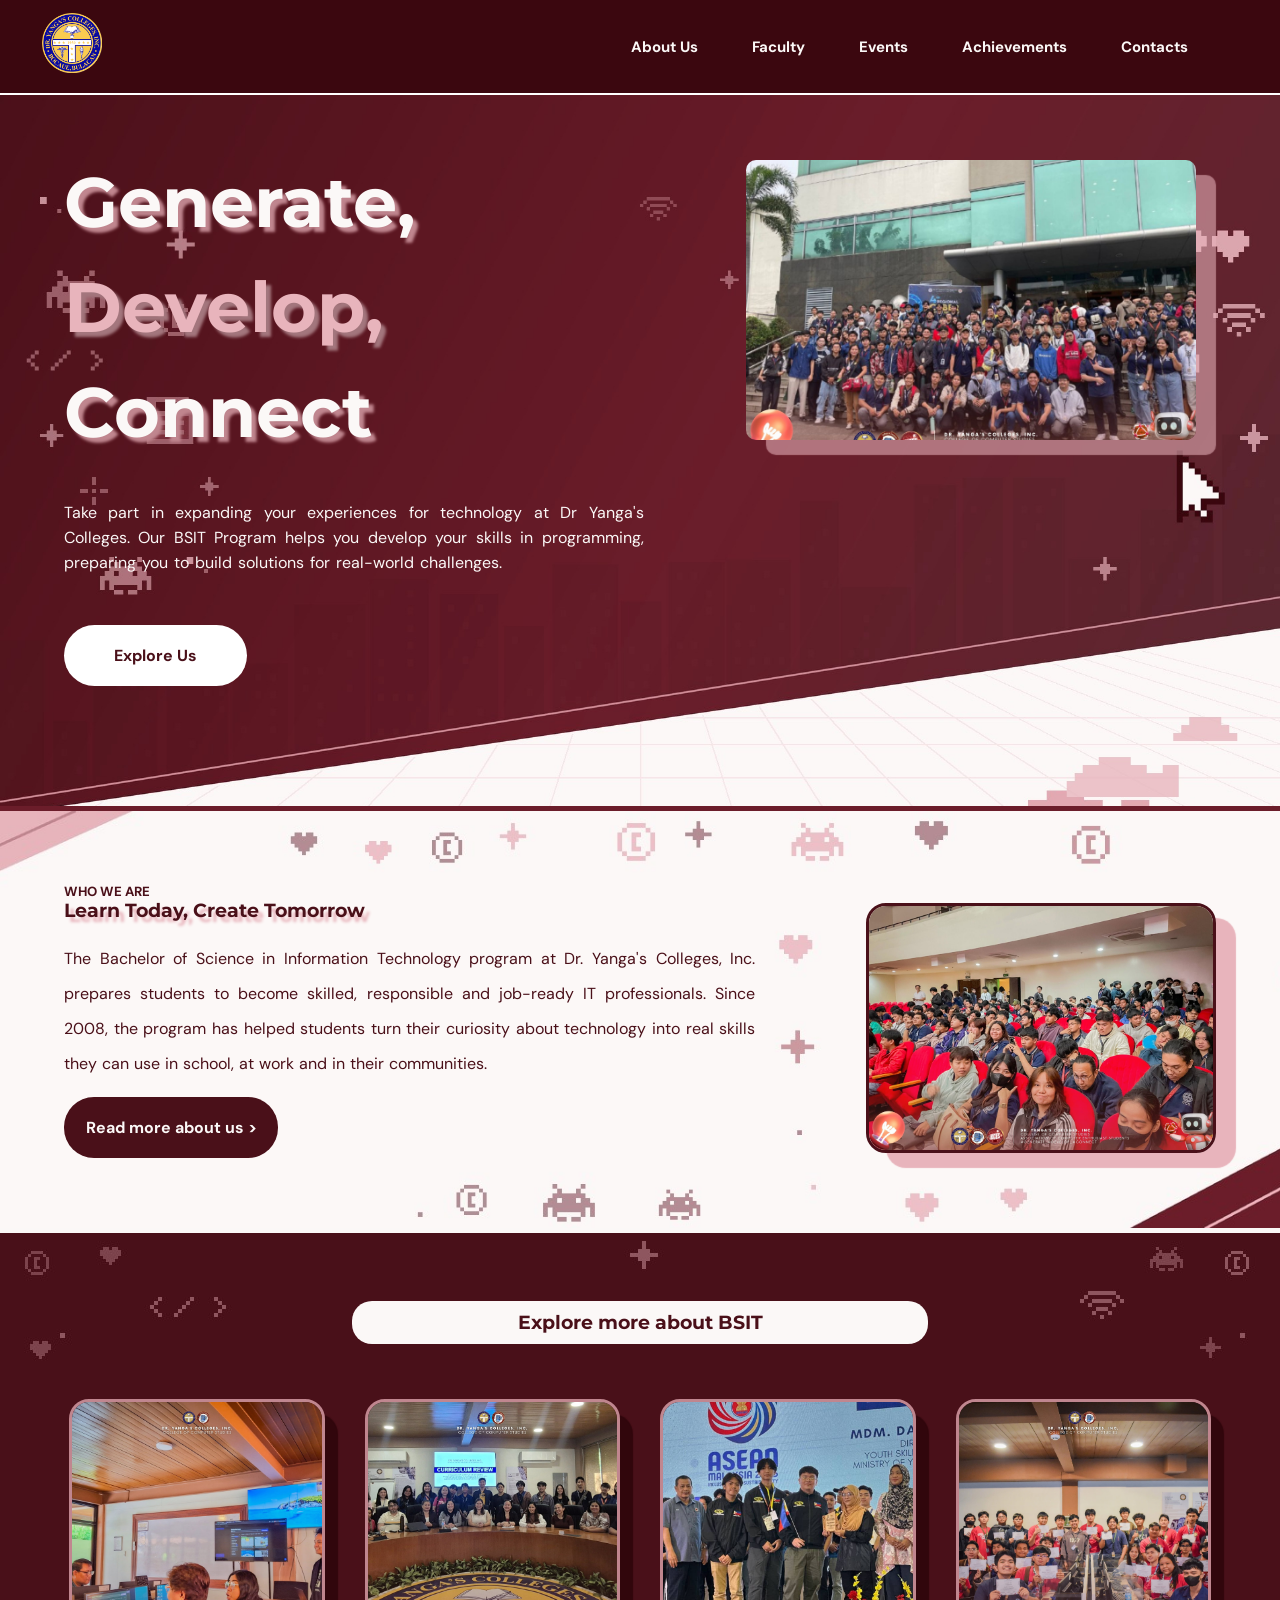
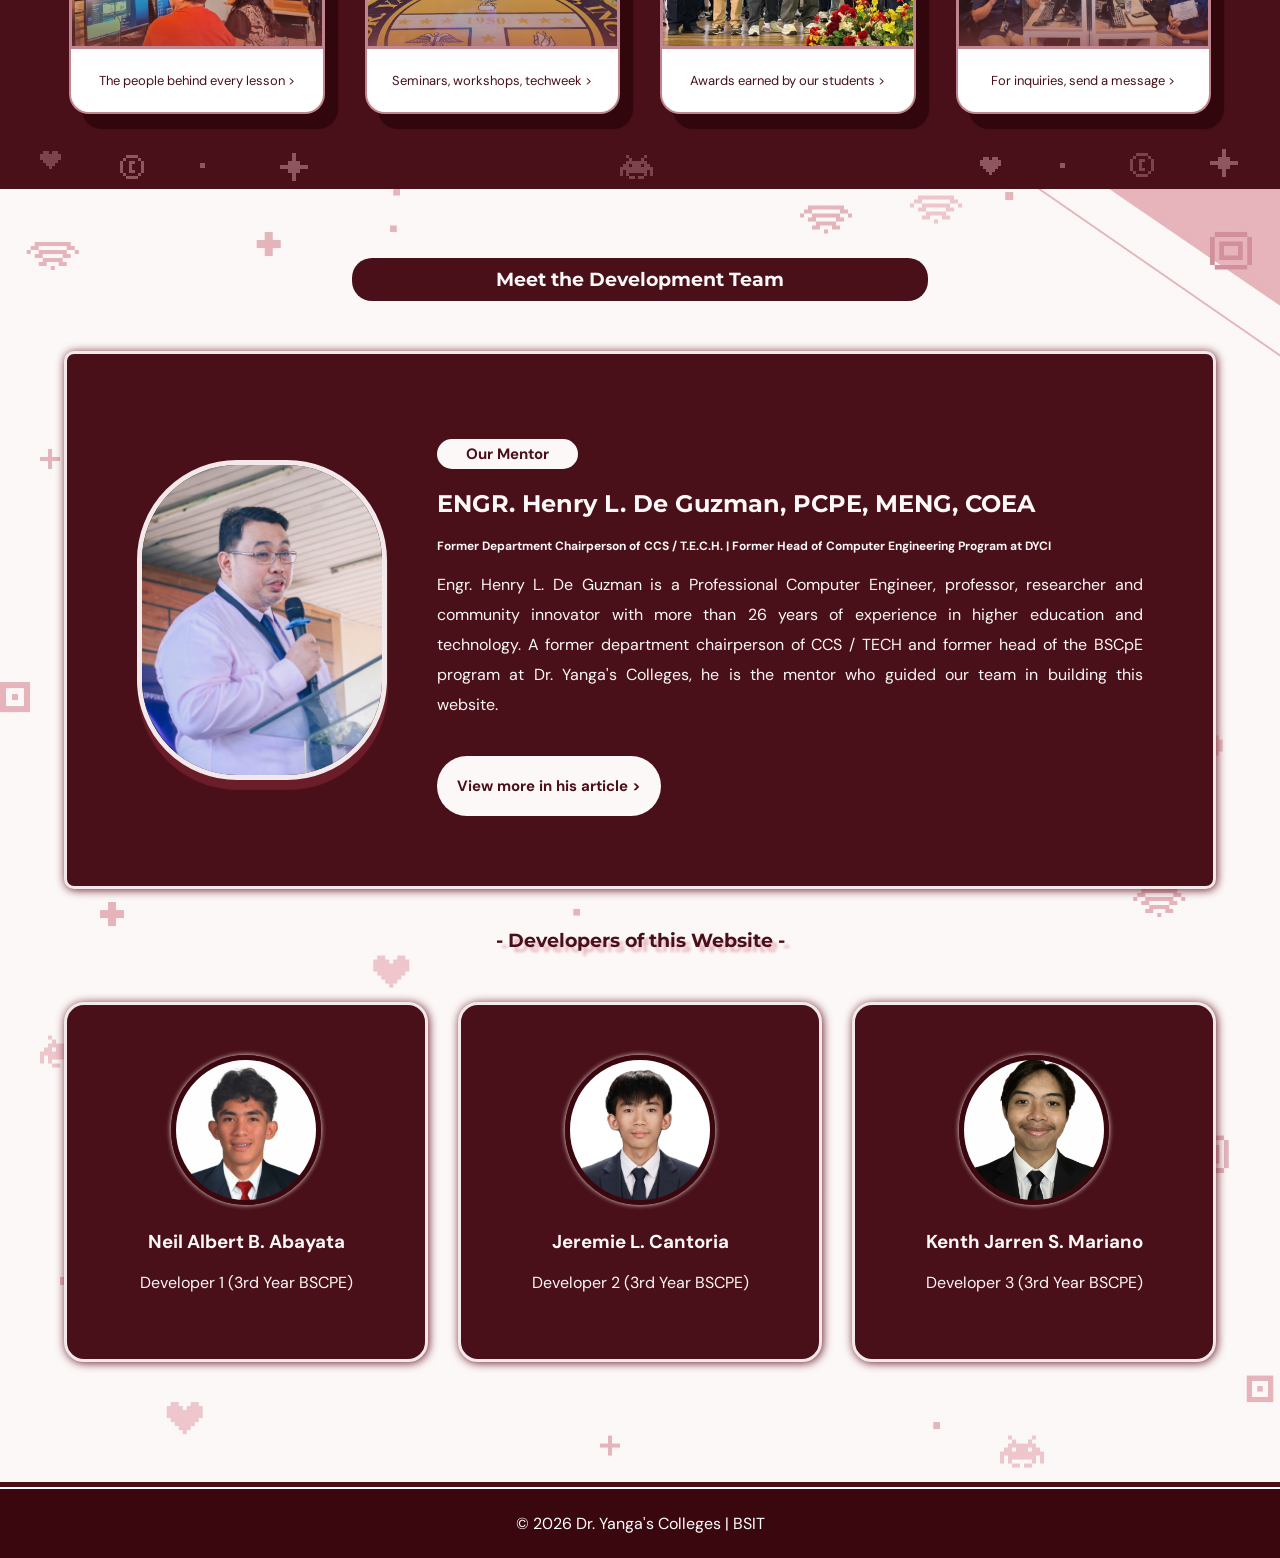
<file: index.html>
<!DOCTYPE html>
<html lang="en">
    <head>
        <title>DYCI | BSIT</title>
        <meta charset="UTF-8">
        <meta name="viewport" content="width=device-width, initial-scale=1.0">
        <link rel="stylesheet" href="styles.css">
        <link rel="icon" type="image/png" href="images/logo/tech.png">
        <link rel="preconnect" href="https://fonts.googleapis.com">
        <link rel="preconnect" href="https://fonts.gstatic.com" crossorigin>
        <link href="https://fonts.googleapis.com/css2?family=Montserrat:wght@900&family=DM+Sans:wght@400;700&display=swap" rel="stylesheet">
    </head>
    <body>
        <div id="wrapper">
            <header class="content-nav">
                <nav>
                    <input type="checkbox" id="menu-toggle">
                    <label for="menu-toggle" class="hamburger">☰</label>
                    <ul>
                        <li class="landing-page-nav"><a href="index.html"><img src="images/logo/dyci-logo.png" alt="dyci-logo"></a></li>
                        <li><a href="aboutus.html">About Us</a></li>
                        <li><a href="faculty.html">Faculty</a></li>
                        <li><a href="events.html">Events</a></li>
                        <li><a href="achievements.html">Achievements</a></li>
                        <li><a href="contacts.html">Contacts</a></li>
                    </ul>
                </nav>
            </header>
            <main>
                <article class="landing-page">
                    <section class="landing-page-cover">
                        <div class="headers">
                            <h1>Generate,</h1>
                            <h1 id="develop-span">Develop,</h1>
                            <h1>Connect</h1>
                            <p>Take part in expanding your experiences for technology at Dr Yanga's Colleges. Our BSIT Program
                            helps you develop your skills in programming, preparing you to build solutions for real-world
                            challenges.
                            </p>
                            <div class="know-us">
                                <a href="aboutus.html">Explore Us</a>
                            </div>
                        </div>
                        <div class="landing-img">
                            <picture>
                                <source media="(min-width: 1200px)" srcset="images/landing/picture/landing-large-img.jpg">
                                <source media="(min-width: 767px)" srcset="images/landing/picture/landing-medium-img.jpg">
                                <source media="(min-width: 320px)" srcset="images/landing/picture/landing-small-img.jpg">
                                <img src="images/landing/landing-img.jpg" alt="landing-img">
                            </picture>
                        </div>
                    </section>
                </article>
                <article class="landing-page2">
                    <section class="landing-page2-cover">
                        <div class="landing-aboutus-img">
                            <img src="images/landing/about-us.jpg" alt="aboutus-img">
                        </div>
                        <div class="landing-aboutus">
                            <h5>WHO WE ARE</h5>
                            <h1>Learn Today, Create Tomorrow</h1>
                            <p>The Bachelor of Science in Information Technology program at Dr. Yanga's Colleges, Inc. prepares students to
                                become skilled, responsible and job-ready IT professionals. Since 2008, the program has helped students turn
                                their curiosity about technology into real skills they can use in school, at work and in their communities.
                            </p>
                            <a href="aboutus.html">Read more about us ></a>
                        </div>
                    </section>
                </article>
                <article class="landing-page3">
                    <section class="landing-page3-cover">
                        <h1>Explore more about BSIT</h1>
                        <div class="exploremore-container">
                            <a href="faculty.html">
                                <div class="explore-faculty-container">
                                    <img src="images/landing/faculty.jpg" alt="faculty-img">
                                    <div class="explore-faculty-desc">
                                        <p>The people behind every lesson ></p>
                                    </div>
                                </div>
                            </a>
                            <a href="events.html">
                                <div class="explore-events-container">
                                    <img src="images/landing/events.jpg" alt="events-img">
                                    <div class="explore-events-desc">
                                        <p>Seminars, workshops, techweek ></p>
                                    </div>
                                </div>
                            </a>
                            <a href="achievements.html">
                                <div class="explore-achievements-container">
                                    <img src="images/landing/achievements.jpg" alt="achievements-img">
                                    <div class="explore-achievements-desc">
                                        <p>Awards earned by our students ></p>
                                    </div>
                                </div>
                            </a>
                            <a href="contacts.html">
                                <div class="explore-contacts-container">
                                    <img src="images/landing/contacts.jpg" alt="contacts-img">
                                    <div class="explore-contacts-desc">
                                        <p>For inquiries, send a message ></p>
                                    </div>
                                </div>
                            </a>
                        </div>
                    </section>
                </article>
                <article class="meet-team">
                    <section class="meet-mentor">
                        <h1>Meet the Development Team</h1>
                        <div class="team-mentor-container">
                            <img src="images/landing/meet-the-team/prof-henry-team.jpg" alt="mentor-img">
                            <div class="team-mentor-desc">
                                <h3>Our Mentor</h3>
                                <h2>ENGR. Henry L. De Guzman, PCPE, MENG, COEA</h2>
                                <h4>Former Department Chairperson of CCS / T.E.C.H. | Former Head of Computer Engineering Program at DYCI</h4>
                                <p>Engr. Henry L. De Guzman is a Professional Computer Engineer, professor, researcher and community
                                    innovator with more than 26 years of experience in higher education and technology. A former
                                    department chairperson of CCS / TECH and former head of the BSCpE program at Dr. Yanga's Colleges,
                                    he is the mentor who guided our team in building this website.
                                </p>
                                <a href="prof.html">View more in his article ></a>
                            </div>
                        </div>
                    </section>
                    <section class="meet-devs">
                        <h1>- Developers of this Website -</h1>
                        <div class="team-developers-container">
                            <div class="first-dev">
                                <img src="images/landing/meet-the-team/dev-neil-team.jpg" alt="first-dev-img">
                                <h3>Neil Albert B. Abayata</h3>
                                <p>Developer 1 (3rd Year BSCPE)</p>
                            </div>
                            <div class="second-dev">
                                <img src="images/landing/meet-the-team/dev-jeremie-team.jpg" alt="second-dev-img">
                                <h3>Jeremie L. Cantoria</h3>
                                <p>Developer 2 (3rd Year BSCPE)</p>
                            </div>
                            <div class="third-dev">
                                <img src="images/landing/meet-the-team/dev-kenth-team.jpeg" alt="third-dev-img">
                                <h3>Kenth Jarren S. Mariano</h3>
                                <p>Developer 3 (3rd Year BSCPE)</p>
                            </div>
                        </div>
                    </section>
                </article>
            </main>
        </div>
    </body>
    <footer class="footer-side">
        <p>&copy; 2026 Dr. Yanga's Colleges | BSIT</p>
    </footer>
</html>
</file>
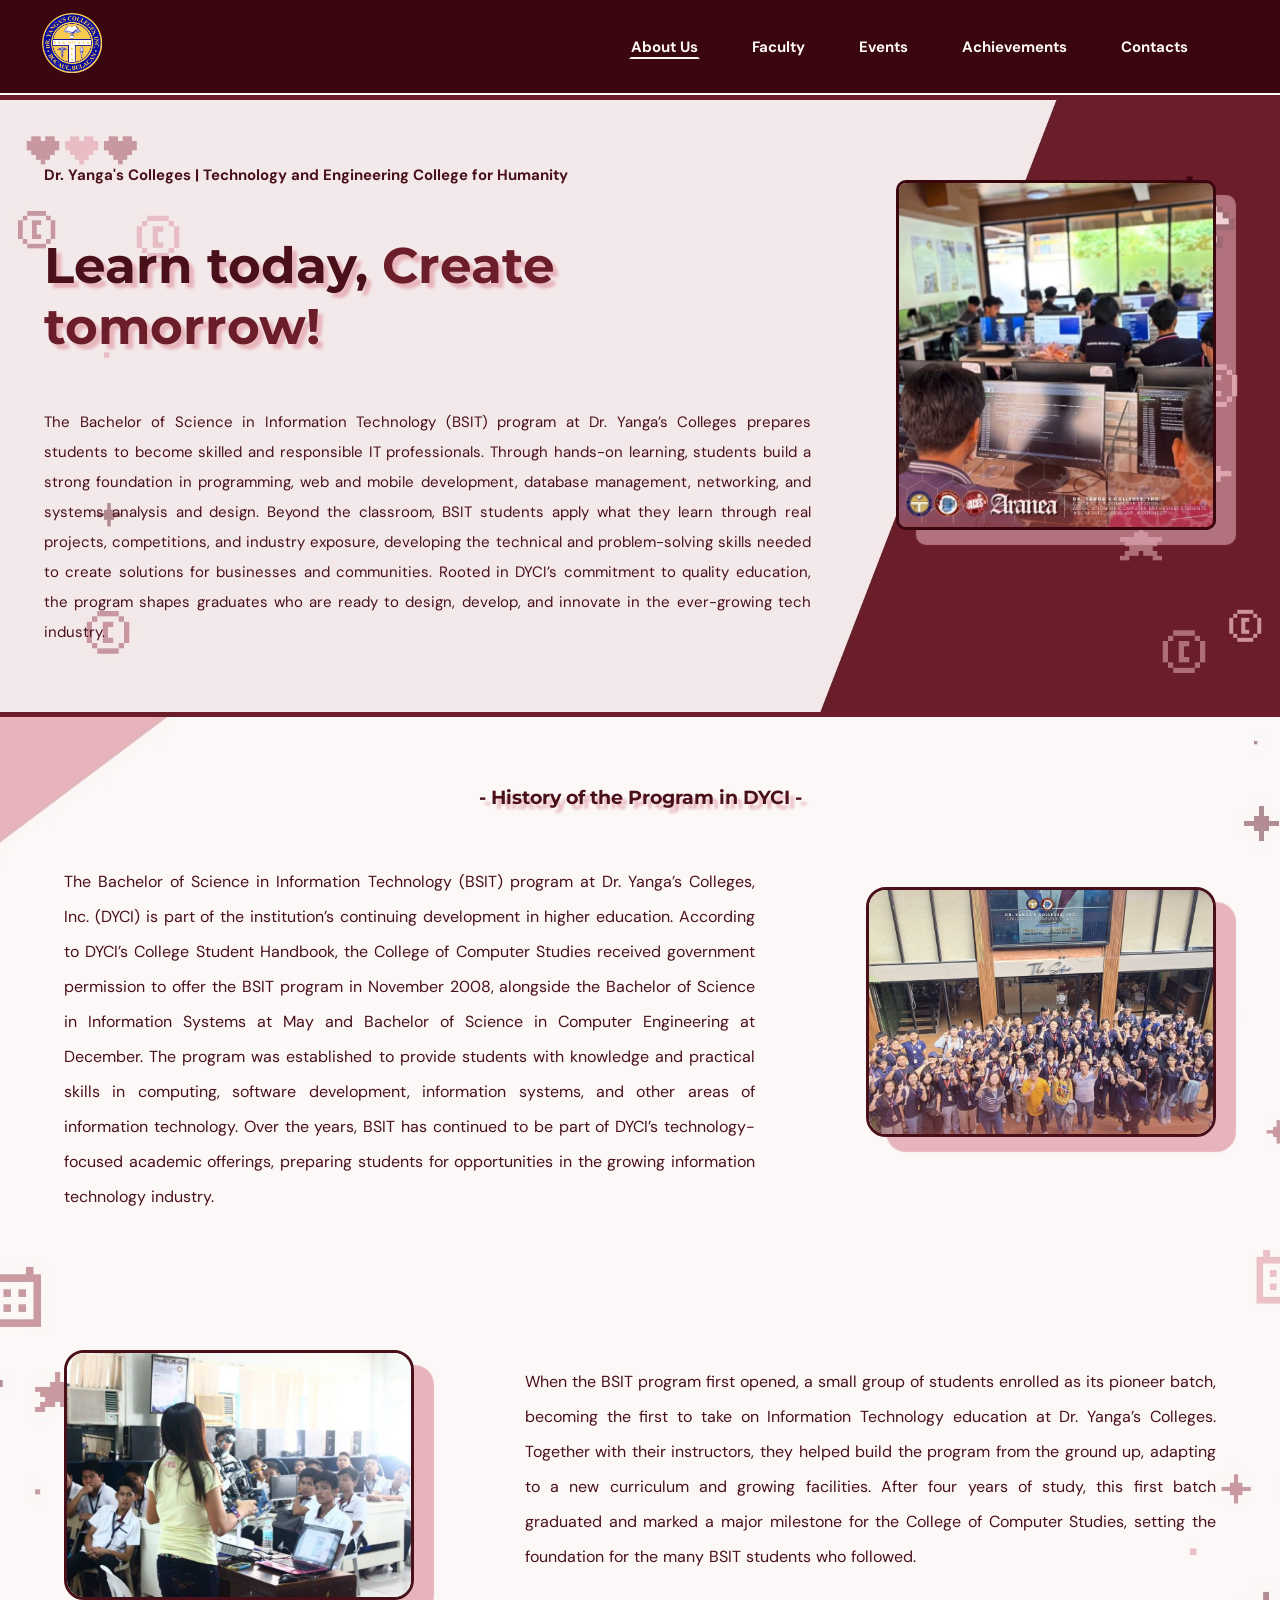
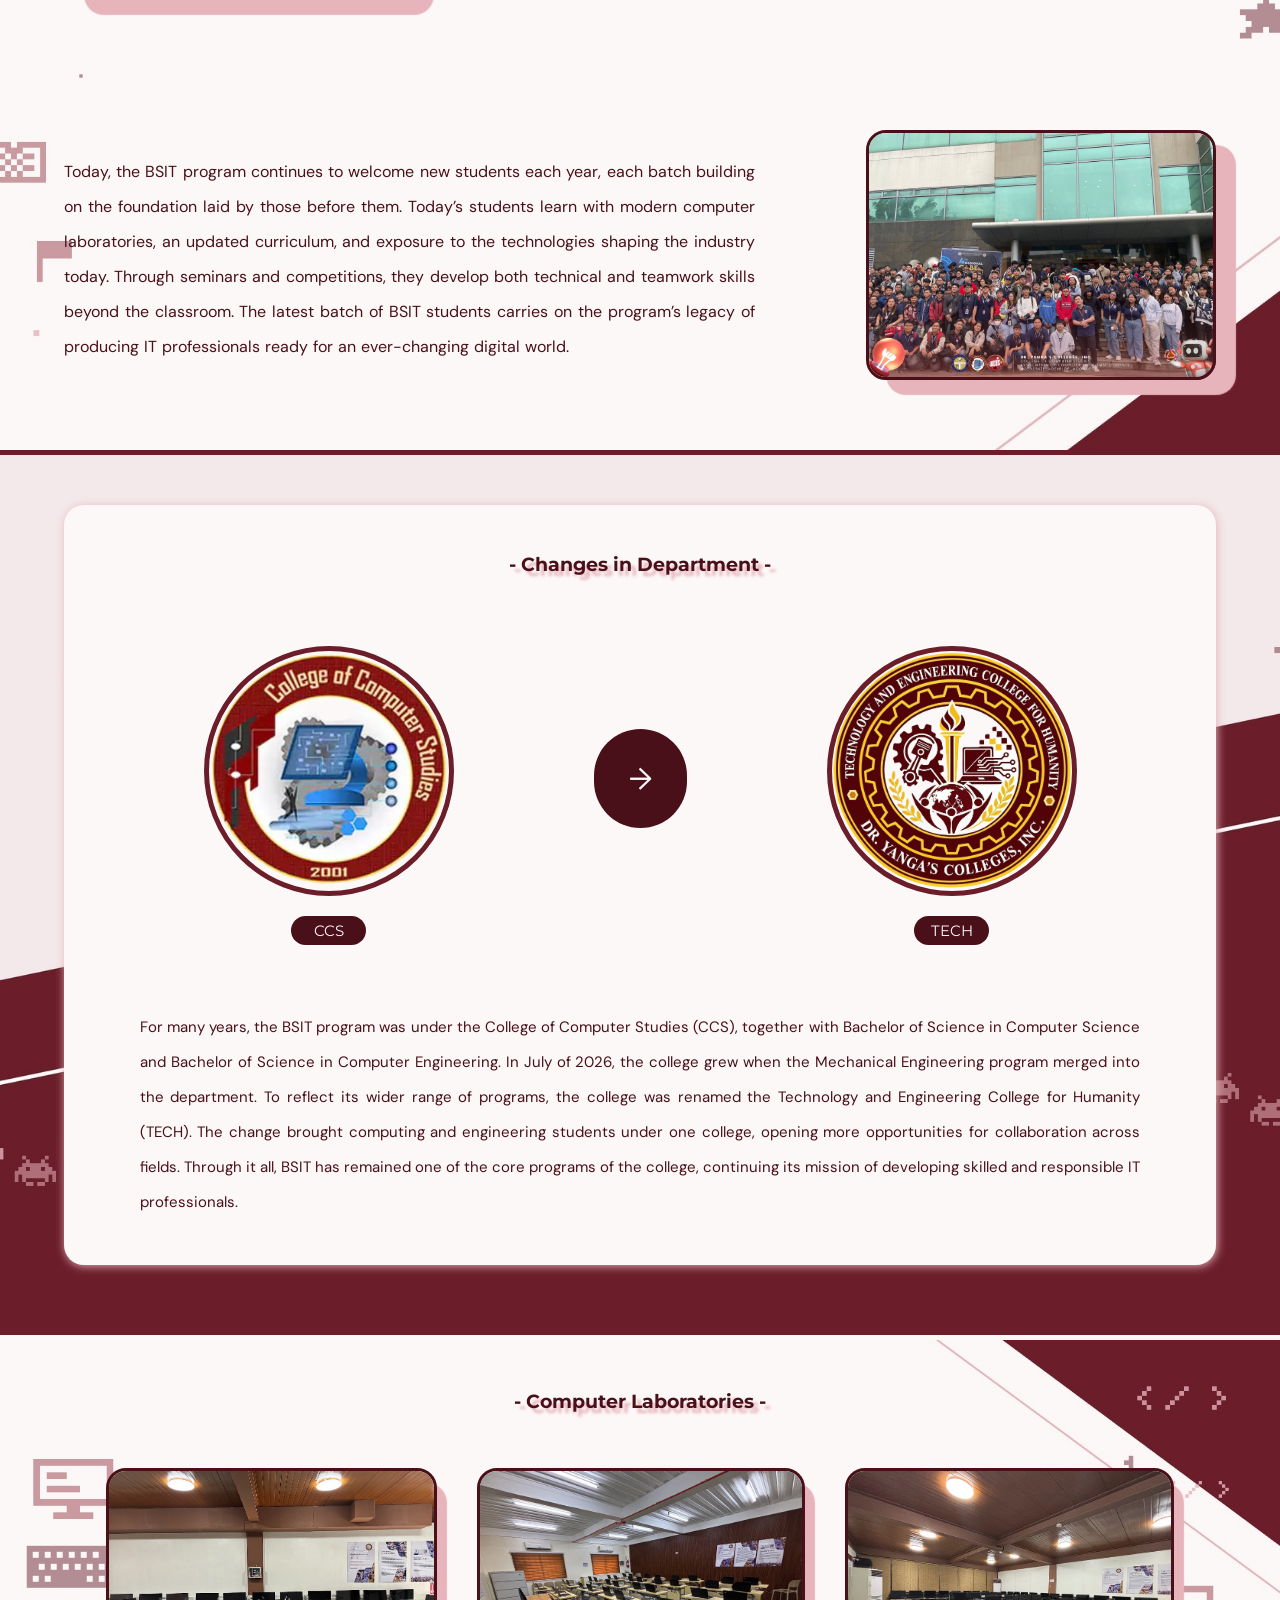
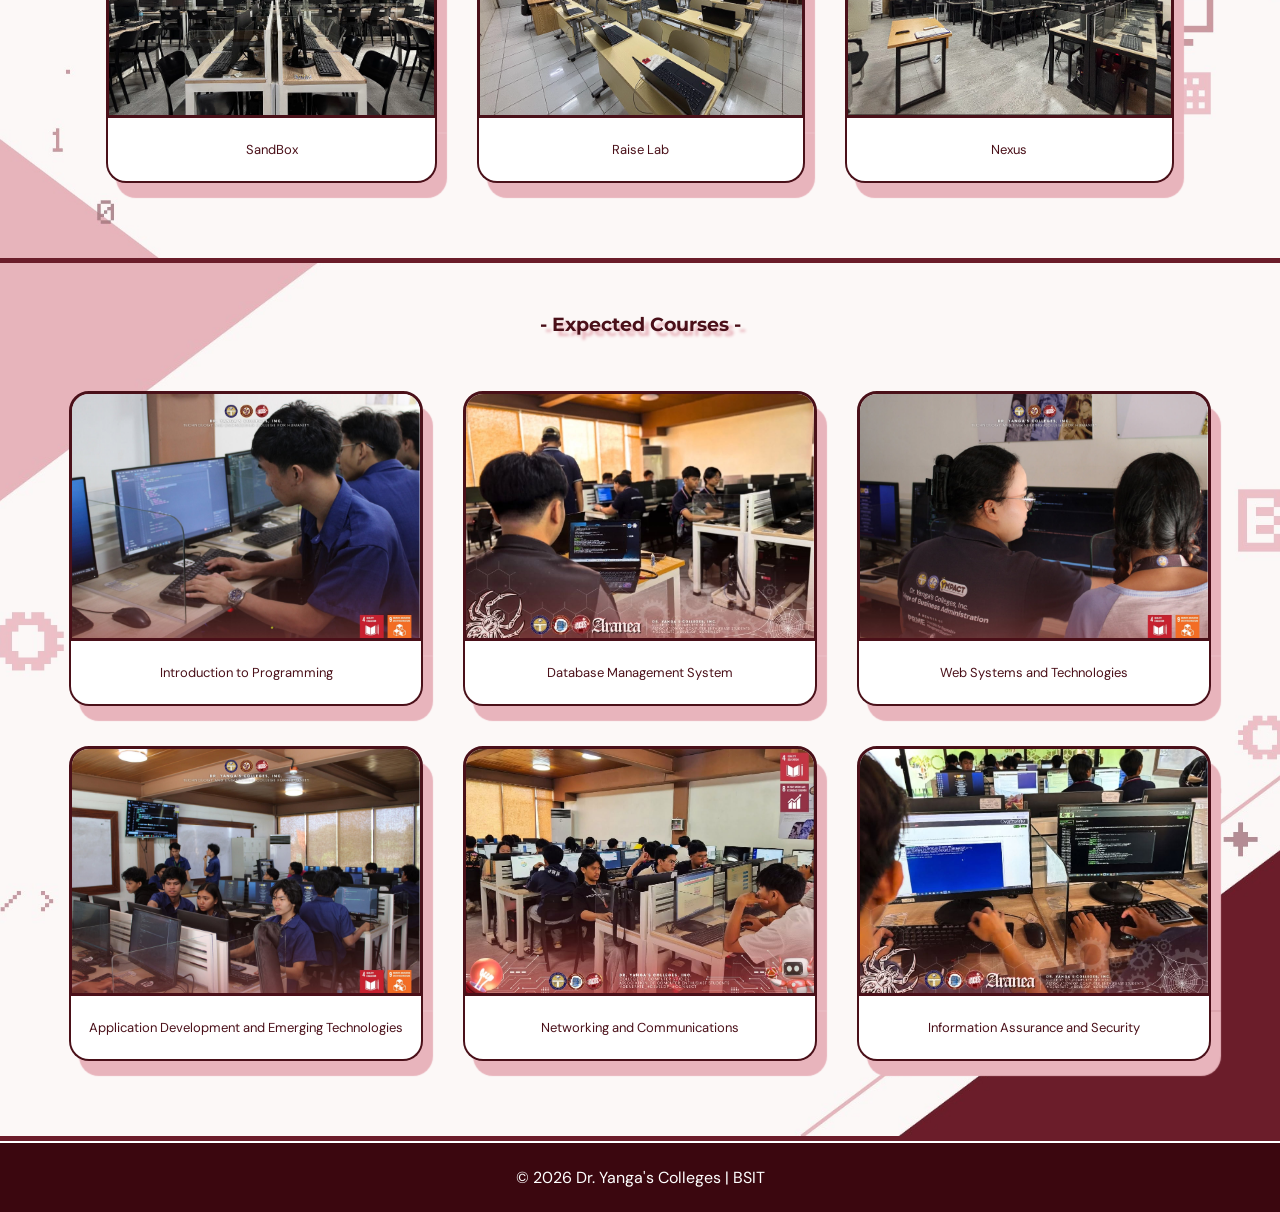
<file: aboutus.html>
<!DOCTYPE html>
<html lang="en">
    <head>
        <title>About Us | BSIT</title>
        <meta charset="UTF-8">
        <meta name="viewport" content="width=device-width, initial-scale=1.0">
        <link rel="stylesheet" href="styles.css">
        <link rel="icon" type="image/png" href="images/logo/tech.png">
        <link rel="preconnect" href="https://fonts.googleapis.com">
        <link rel="preconnect" href="https://fonts.gstatic.com" crossorigin>
        <link href="https://fonts.googleapis.com/css2?family=Montserrat:wght@900&family=DM+Sans:wght@400;700&display=swap" rel="stylesheet">
    </head>
    <body>
        <div id="wrapper">
            <header class="content-nav">
                <nav>
                    <input type="checkbox" id="menu-toggle">
                    <label for="menu-toggle" class="hamburger">☰</label>
                    <ul>
                        <li class="landing-page-nav"><a href="index.html"><img src="images/logo/dyci-logo.png" alt="dyci-logo"></a></li>
                        <li><a href="aboutus.html" id="active">About Us</a></li>
                        <li><a href="faculty.html">Faculty</a></li>
                        <li><a href="events.html">Events</a></li>
                        <li><a href="achievements.html">Achievements</a></li>
                        <li><a href="contacts.html">Contacts</a></li>
                    </ul>
                </nav>
            </header>
            <main>
                <article class="about-us">
                    <section class="about-us-cover">
                        <div class="about-us-desc">
                            <h3>Dr. Yanga's Colleges | Technology and Engineering College for Humanity</h3>
                            <h1>Learn today, <span class="create-span">Create tomorrow!</span></h1>
                            <p>The Bachelor of Science in Information Technology (BSIT) program at Dr. Yanga’s Colleges prepares students to
                                become skilled and responsible IT professionals. Through hands-on learning, students
                                build a strong foundation in programming, web and mobile development, database management, networking, and
                                systems analysis and design. Beyond the classroom, BSIT students apply what they learn through real projects,
                                competitions, and industry exposure, developing the technical and problem-solving skills needed to create solutions
                                for businesses and communities. Rooted in DYCI’s commitment to quality education, the program shapes graduates who
                                are ready to design, develop, and innovate in the ever-growing tech industry.
                            </p>
                        </div>
                        <div class="about-us-img">
                            <img src="images/about-us/about-us-img.jpg" alt="about-us-img">
                        </div>
                    </section>
                </article>
                <article class="about-us-history">
                    <section class="about-us-history-cover">
                        <h1>- History of the Program in DYCI -</h1>
                        <div class="bsit-history-1-img">
                            <img src="images/about-us/history/bsit-history1-img.jpg" alt="history-img">
                        </div>
                        <div class="bsit-history-1">
                            <p>The Bachelor of Science in Information Technology (BSIT) program at Dr. Yanga’s Colleges, Inc. (DYCI) is part of the
                                institution’s continuing development in higher education. According to DYCI’s College Student Handbook, the College
                                of Computer Studies received government permission to offer the BSIT program in November 2008, alongside the Bachelor
                                of Science in Information Systems at May and Bachelor of Science in Computer Engineering at December. The program was
                                established to provide students with knowledge and practical skills in computing, software development, information
                                systems, and other areas of information technology. Over the years, BSIT has continued to be part of DYCI’s
                                technology-focused academic offerings, preparing students for opportunities in the growing information technology industry.
                            </p>
                        </div>
                        <div class="bsit-history-2-img">
                            <img src="images/about-us/history/bsit-history2-img.jpg" alt="history-2-img">
                        </div>
                        <div class="bsit-history-2">
                            <p>When the BSIT program first opened, a small group of students enrolled as its pioneer batch, becoming the first to take on
                                Information Technology education at Dr. Yanga’s Colleges. Together with their instructors, they helped build the program
                                from the ground up, adapting to a new curriculum and growing facilities. After four years of study, this first batch graduated
                                and marked a major milestone for the College of Computer Studies, setting the foundation for the many BSIT students who followed.
                            </p>
                        </div>
                        <div class="bsit-history-3-img">
                            <img src="images/about-us/history/bsit-history3-img.jpg" alt="history-3-img">
                        </div>
                        <div class="bsit-history-3">
                            <p>
                                Today, the BSIT program continues to welcome new students each year, each batch building on the foundation laid by those before them.
                                Today’s students learn with modern computer laboratories, an updated curriculum, and exposure to the technologies shaping the industry today.
                                Through seminars and competitions, they develop both technical and teamwork skills beyond the classroom. The latest batch of BSIT
                                students carries on the program’s legacy of producing IT professionals ready for an ever-changing digital world.
                            </p>
                        </div>
                    </section>
                </article>
                <article class="about-us-changes">
                    <section class="about-us-changes-cover">
                        <h1>- Changes in Department -</h1>
                        <div class="department-logos">
                            <div class="ccs-logo">
                                <img src="images/logo/ccs.png" alt="ccs-logo">
                                <p>CCS</p>
                            </div>
                            <div class="arrow-logo">
                                <p>→</p>
                            </div>
                            <div class="tech-logo">
                                <img src="images/logo/tech.png" alt="tech-logo">
                                <p>TECH</p>
                            </div>
                        </div>
                        <div class="about-us-changes-desc">
                            <p>
                                For many years, the BSIT program was under the College of Computer Studies (CCS), together with Bachelor of Science in Computer Science and
                                Bachelor of Science in Computer Engineering. In July of 2026, the college grew when the Mechanical Engineering program merged into the department.
                                To reflect its wider range of programs, the college was renamed the Technology and Engineering College for Humanity (TECH). The change brought
                                computing and engineering students under one college, opening more opportunities for collaboration across fields. Through it all, BSIT has remained
                                one of the core programs of the college, continuing its mission of developing skilled and responsible IT professionals.
                            </p>
                        </div>
                    </section>
                </article>
                <article class="about-us-laboratories">
                    <section class="about-us-laboratories-cover">
                        <h1>- Computer Laboratories -</h1>
                        <div class="laboratories-container">
                            <div class="sandbox-container">
                                <img src="images/about-us/laboratories/sandbox.png" alt="sandbox-img">
                                <div class="sandbox-desc">
                                    <p>SandBox</p>
                                </div>
                            </div>
                            <div class="raise-lab-container">
                                <img src="images/about-us/laboratories/raiselab.png" alt="raise-lab-img">
                                <div class="raise-lab-desc">
                                    <p>Raise Lab</p>
                                </div>
                            </div>
                            <div class="nexus-container">
                                <img src="images/about-us/laboratories/nexus.png" alt="nexus-img">
                                <div class="nexus-desc">
                                    <p>Nexus</p>
                                </div>
                            </div>
                        </div>
                    </section>
                </article>
                <article class="about-us-courses">
                    <section class="about-us-courses-cover">
                        <h1>- Expected Courses -</h1>
                        <div class="courses-container">
                            <div class="itp-container">
                                <img src="images/about-us/courses/itp.jpg" alt="itp-img">
                                <div class="itp-desc">
                                    <p>Introduction to Programming</p>
                                </div>
                            </div>
                            <div class="dbm-container">
                                <img src="images/about-us/courses/dbm.jpg" alt="dbm-img">
                                <div class="dbm-desc">
                                    <p>Database Management System</p>
                                </div>
                            </div>
                            <div class="web-container">
                                <img src="images/about-us/courses/web.jpg" alt="web-img">
                                <div class="web-desc">
                                    <p>Web Systems and Technologies</p>
                                </div>
                            </div>
                            <div class="app-container">
                                <img src="images/about-us/courses/app.jpg" alt="app-img">
                                <div class="app-desc">
                                    <p>Application Development and Emerging Technologies</p>
                                </div>
                            </div>
                            <div class="net-container">
                                <img src="images/about-us/courses/net.jpg" alt="net-img">
                                <div class="net-desc">
                                    <p>Networking and Communications</p>
                                </div>
                            </div>
                            <div class="sec-container">
                                <img src="images/about-us/courses/sec.jpg" alt="sec-img">
                                <div class="sec-desc">
                                    <p>Information Assurance and Security</p>
                                </div>
                            </div>
                        </div>
                    </section>
                </article>
            </main>
        </div>
    </body>
    <footer class="footer-side">
        <p>&copy; 2026 Dr. Yanga's Colleges | BSIT</p>
    </footer>
</html>
</file>
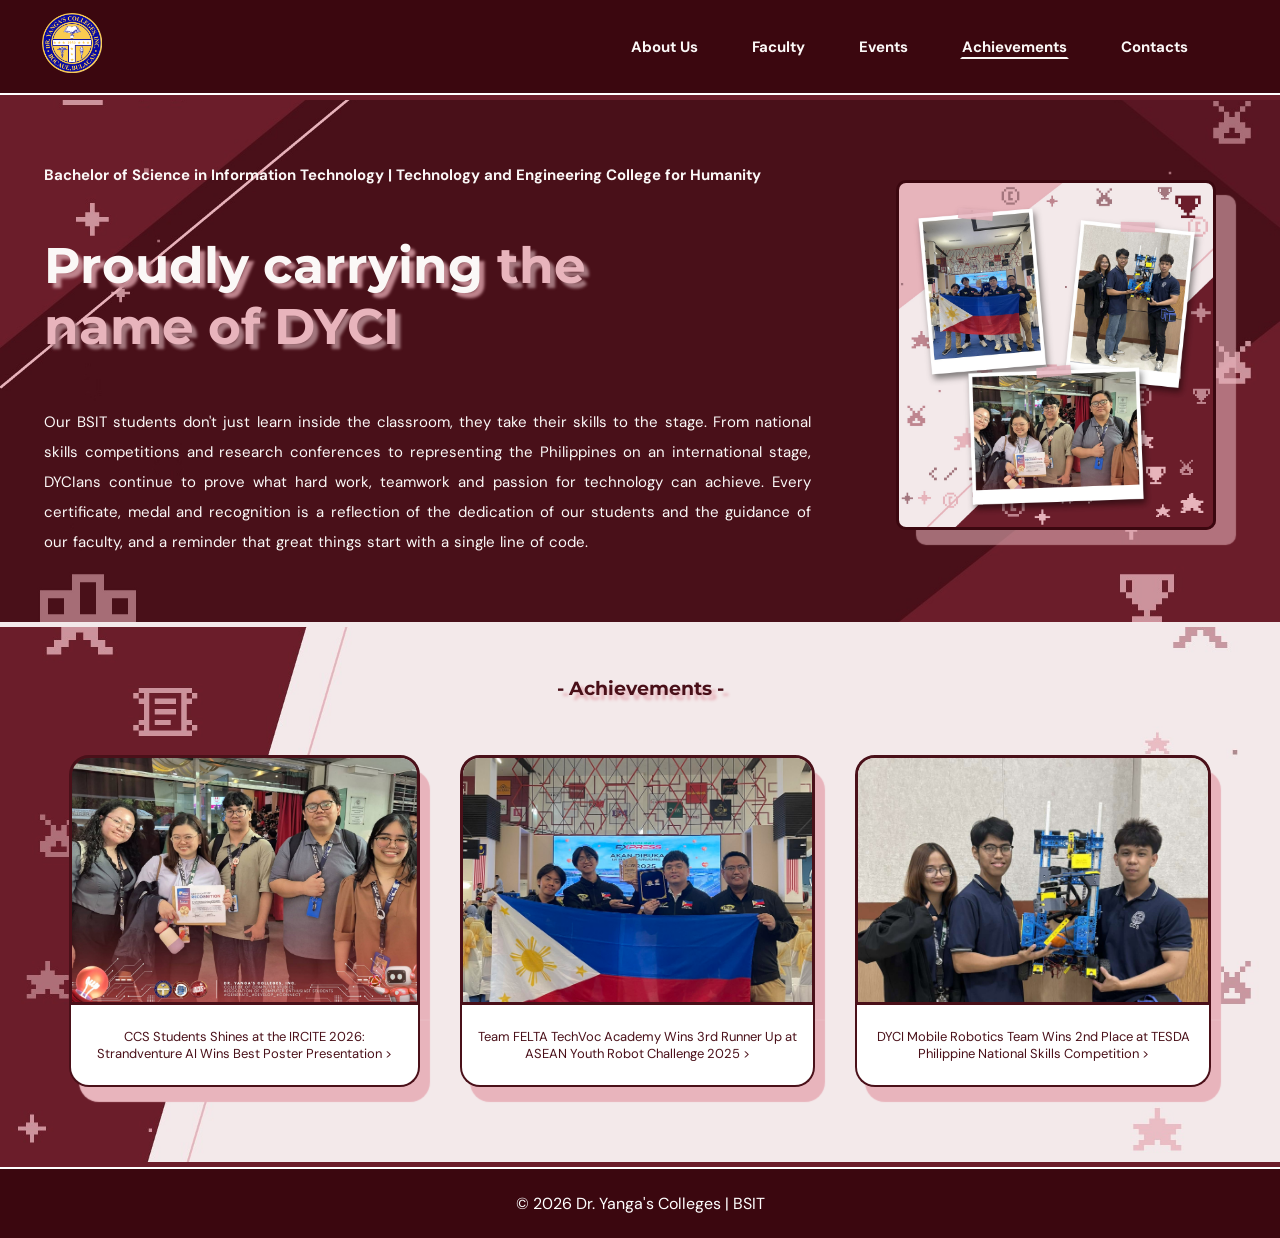
<file: achievements.html>
<!DOCTYPE html>
<html lang="en">
    <head>
        <title>Achievements | BSIT</title>
        <meta charset="UTF-8">
        <meta name="viewport" content="width=device-width, initial-scale=1.0">
        <link rel="stylesheet" href="styles.css">
        <link rel="icon" type="image/png" href="images/logo/tech.png">
        <link rel="preconnect" href="https://fonts.googleapis.com">
        <link rel="preconnect" href="https://fonts.gstatic.com" crossorigin>
        <link href="https://fonts.googleapis.com/css2?family=Montserrat:wght@900&family=DM+Sans:wght@400;700&display=swap" rel="stylesheet">
    </head>
    <body>
        <div id="wrapper">
            <header class="content-nav">
                <nav>
                    <input type="checkbox" id="menu-toggle">
                    <label for="menu-toggle" class="hamburger">☰</label>
                    <ul>
                        <li class="landing-page-nav"><a href="index.html"><img src="images/logo/dyci-logo.png" alt="dyci-logo"></a></li>
                        <li><a href="aboutus.html">About Us</a></li>
                        <li><a href="faculty.html">Faculty</a></li>
                        <li><a href="events.html">Events</a></li>
                        <li><a href="achievements.html" id="active">Achievements</a></li>
                        <li><a href="contacts.html">Contacts</a></li>
                    </ul>
                </nav>
            </header>
            <main>
                <article class="achievements">
                    <section class="achievements-cover">
                        <div class="achievements-desc">
                            <h3>Bachelor of Science in Information Technology | Technology and Engineering College for Humanity</h3>
                            <h1>Proudly carrying <span class="name-span">the name of DYCI</span></h1>
                            <p>Our BSIT students don't just learn inside the classroom, they take their skills to the stage. From national
                                skills competitions and research conferences to representing the Philippines on an international stage,
                                DYCIans continue to prove what hard work, teamwork and passion for technology can achieve. Every certificate,
                                medal and recognition is a reflection of the dedication of our students and the guidance of our faculty, and
                                a reminder that great things start with a single line of code.
                            </p>
                        </div>
                        <div class="achievements-img">
                            <img src="images/achievements/achievements-img.jpg" alt="achievements-img">
                        </div>
                    </section>
                </article>
                <article class="achievements-dyci">
                    <section class="achievements-dyci-cover">
                        <h1>- Achievements -</h1>
                        <div class="achievements-container">
                            <a href="https://www.facebook.com/dyciccs/posts/pfbid02ZrPJSJs2YMFgJB68Hv3G5WdU8HTRs5KJmfQiJy4m5wbcxJy3kotM88hgyDaFXPVUl?rdid=Y3GBnJVnjmo6hQwN#" target="_blank">
                                <div class="ircite-container">
                                    <img src="images/achievements/ircite.jpg" alt="ircite-img">
                                    <div class="ircite-desc">
                                        <p>CCS Students Shines at the IRCITE 2026: Strandventure AI Wins Best Poster Presentation ></p>
                                    </div>
                                </div>
                            </a>
                            <a href="https://www.facebook.com/dyciccs/posts/pfbid0DpHHUwdPC4oU5Zv1jhBPRuxhHzbzzxxJgRqyVXoUXW9WtiVqoD7pvqgsgfzYip9ql" target="_blank">
                                <div class="asean-youth-container">
                                    <img src="images/achievements/asean-youth.jpg" alt="asean-youth-img">
                                    <div class="asean-youth-desc">
                                        <p>Team FELTA TechVoc Academy Wins 3rd Runner Up at ASEAN Youth Robot Challenge 2025 ></p>
                                    </div>
                                </div>
                            </a>
                            <a href="https://www.facebook.com/dyciccs/posts/pfbid0tzHfv1Vd9r2FtBWEsJNYkeZyppT2oW2VpKseSVXE2q7GwFGP8s3iZGqau32xQRCEl" target="_blank">
                                <div class="tesda-national-container">
                                    <img src="images/achievements/tesda-national.jpg" alt="tesda-national-img">
                                    <div class="tesda-national-desc">
                                        <p>DYCI Mobile Robotics Team Wins 2nd Place at TESDA Philippine National Skills Competition ></p>
                                    </div>
                                </div>
                            </a>
                        </div>
                    </section>
                </article>
            </main>
        </div>
    </body>
    <footer class="footer-side">
        <p>&copy; 2026 Dr. Yanga's Colleges | BSIT</p>
    </footer>
</html>
</file>
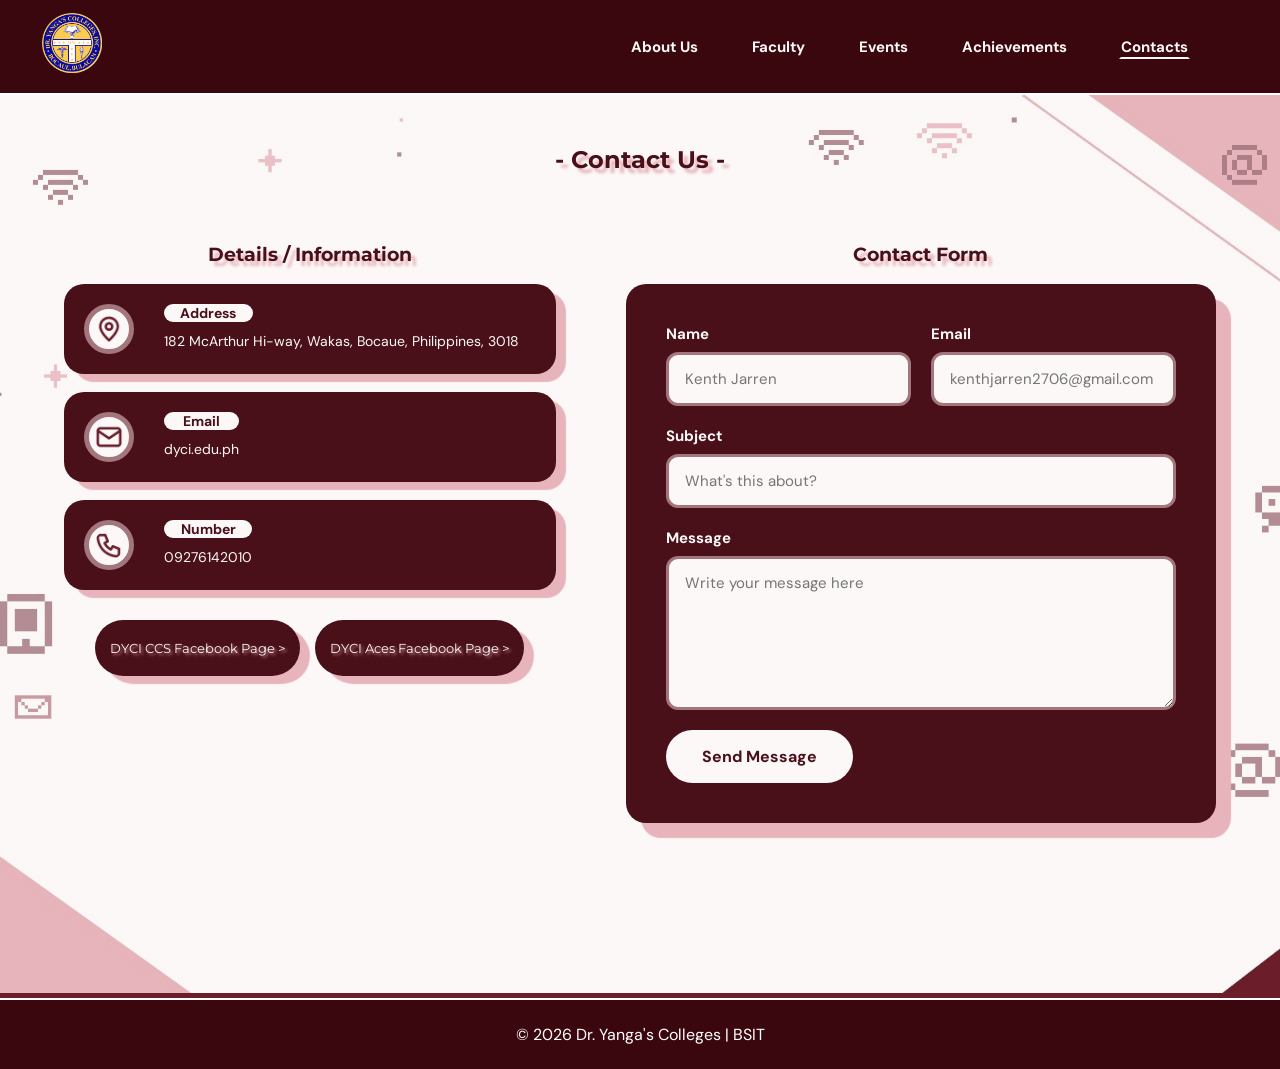
<file: contacts.html>
<!DOCTYPE html>
<html lang="en">
    <head>
        <title>Contacts | BSIT</title>
        <meta charset="UTF-8">
        <meta name="viewport" content="width=device-width, initial-scale=1.0">
        <link rel="stylesheet" href="styles.css">
        <link rel="icon" type="image/png" href="images/logo/tech.png">
        <link rel="preconnect" href="https://fonts.googleapis.com">
        <link rel="preconnect" href="https://fonts.gstatic.com" crossorigin>
        <link href="https://fonts.googleapis.com/css2?family=Montserrat:wght@900&family=DM+Sans:wght@400;700&display=swap" rel="stylesheet">
    </head>
    <body>
        <div id="wrapper">
            <header class="content-nav">
                <nav>
                    <input type="checkbox" id="menu-toggle">
                    <label for="menu-toggle" class="hamburger">☰</label>
                    <ul>
                        <li class="landing-page-nav"><a href="index.html"><img src="images/logo/dyci-logo.png" alt="dyci-logo"></a></li>
                        <li><a href="aboutus.html">About Us</a></li>
                        <li><a href="faculty.html">Faculty</a></li>
                        <li><a href="events.html">Events</a></li>
                        <li><a href="achievements.html">Achievements</a></li>
                        <li><a href="contacts.html" id="active">Contacts</a></li>
                    </ul>
                </nav>
            </header>
            <main>
                <article class="contacts">
                    <h1>- Contact Us -</h1>
                    <section class="contacts-container">
                        <div class="visits">
                            <h3>Details / Information</h3>
                            <div class="address-container">
                                <img src="images/contacts/address.png" alt="address-icon">
                                <div class="address-desc">
                                    <h4>Address</h4>
                                    <p>182 McArthur Hi-way, Wakas, Bocaue, Philippines, 3018</p>
                                </div>
                            </div>
                            <div class="email-container">
                                <img src="images/contacts/email.png" alt="email-icon">
                                <div class="email-desc">
                                    <h4>Email</h4>
                                    <p>dyci.edu.ph</p>
                                </div>
                            </div>
                            <div class="number-container">
                                <img src="images/contacts/phone.png" alt="number-icon">
                                <div class="number-desc">
                                    <h4>Number</h4>
                                    <p>09276142010</p>
                                </div>
                            </div>
                            <div class="socials-container">
                                <a href="https://www.facebook.com/dyciccs" target="_blank">DYCI CCS Facebook Page ></a>
                                <a href="https://www.facebook.com/dycianaces" target="_blank">DYCI Aces Facebook Page ></a>
                            </div>
                        </div>
                        <div class="our-form" id="our-form">
                            <h3>Contact Form</h3>
                            <form class="contact-form">
                                <div class="form-row">
                                    <div class="form-group">
                                        <label for="name">Name</label>
                                        <input type="text" id="name" name="name" placeholder="Kenth Jarren" required>
                                    </div>
                                    <div class="form-group">
                                        <label for="email">Email</label>
                                        <input type="email" id="email" name="email" placeholder="kenthjarren2706@gmail.com" required>
                                    </div>
                                </div>
                                <div class="form-group">
                                    <label for="subject">Subject</label>
                                    <input type="text" id="subject" name="subject" placeholder="What's this about?" required>
                                </div>
                                <div class="form-group">
                                    <label for="message">Message</label>
                                    <textarea id="message" name="message" rows="6" placeholder="Write your message here" required></textarea>
                                </div>
                                <button type="submit">Send Message</button>
                            </form>
                        </div>
                    </section>
                </article>
            </main>
        </div>
    </body>
    <footer class="footer-side">
        <p>&copy; 2026 Dr. Yanga's Colleges | BSIT</p>
    </footer>
</html>
</file>
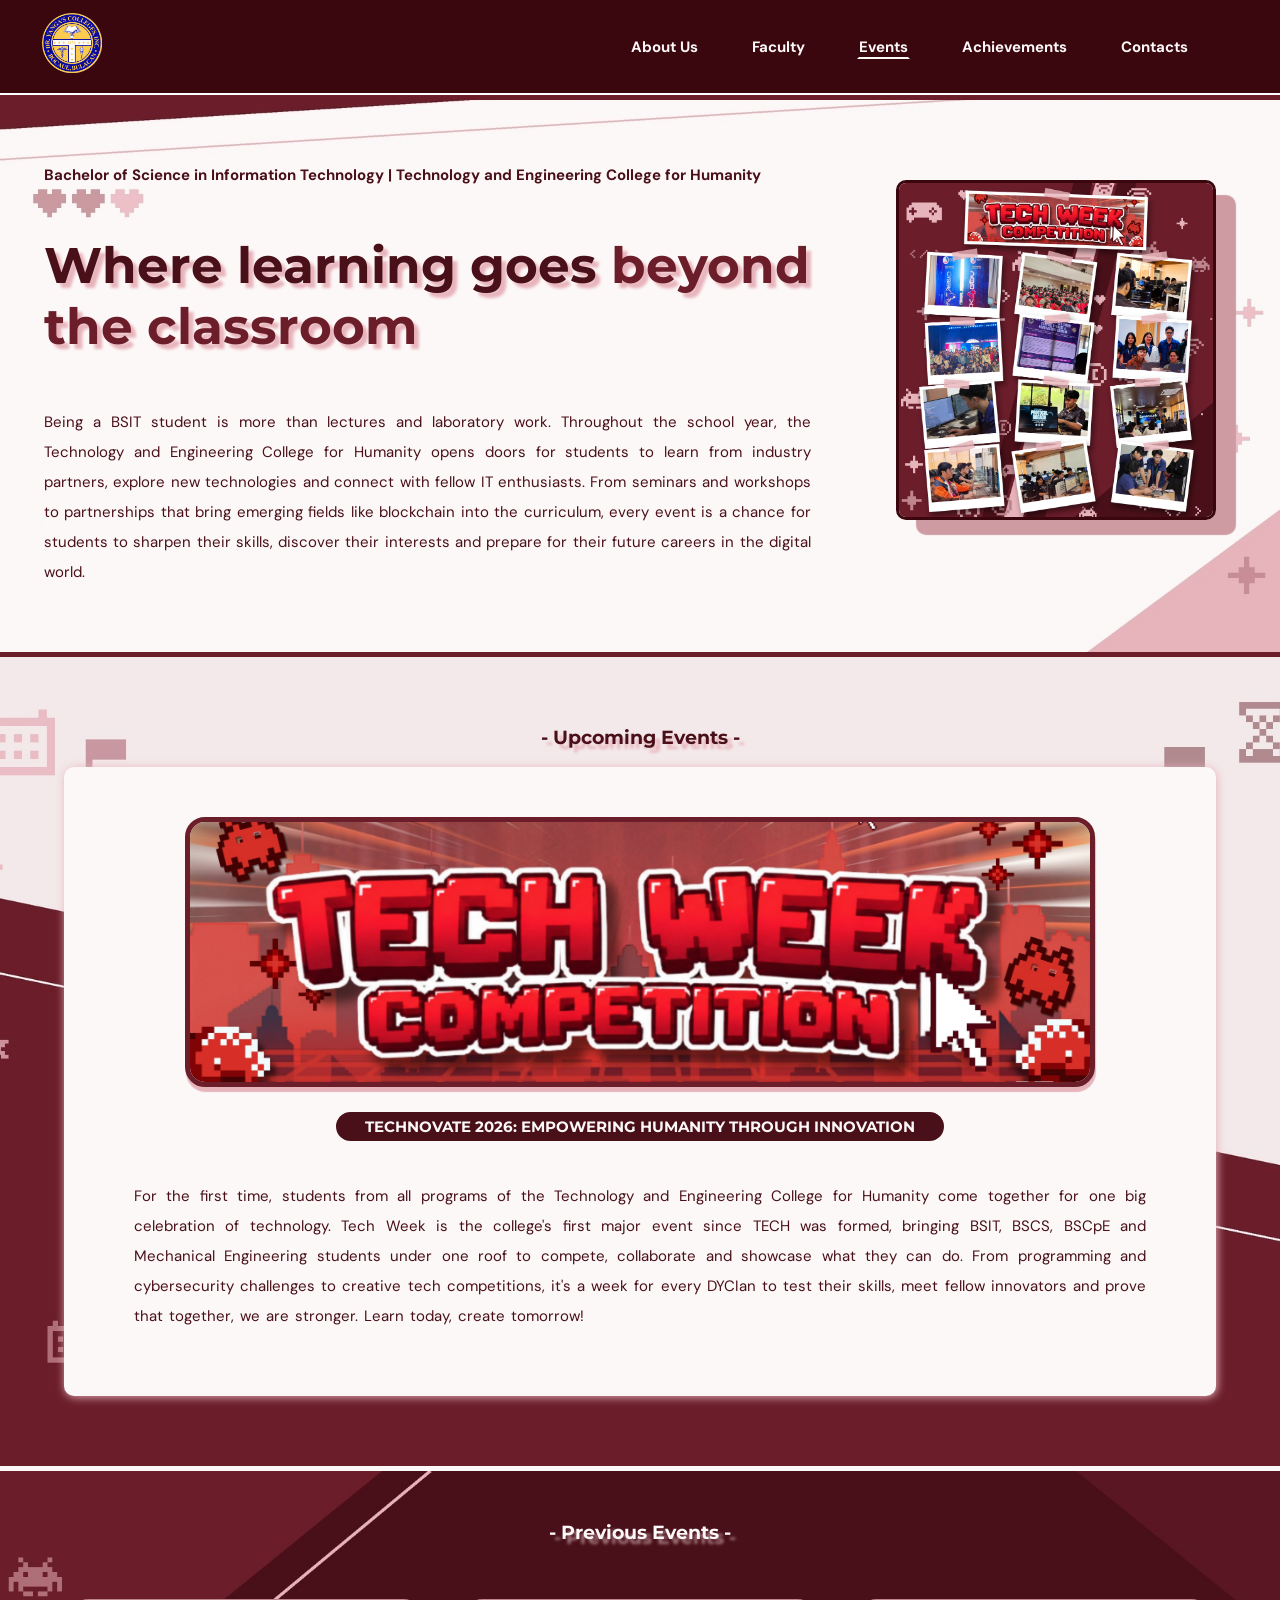
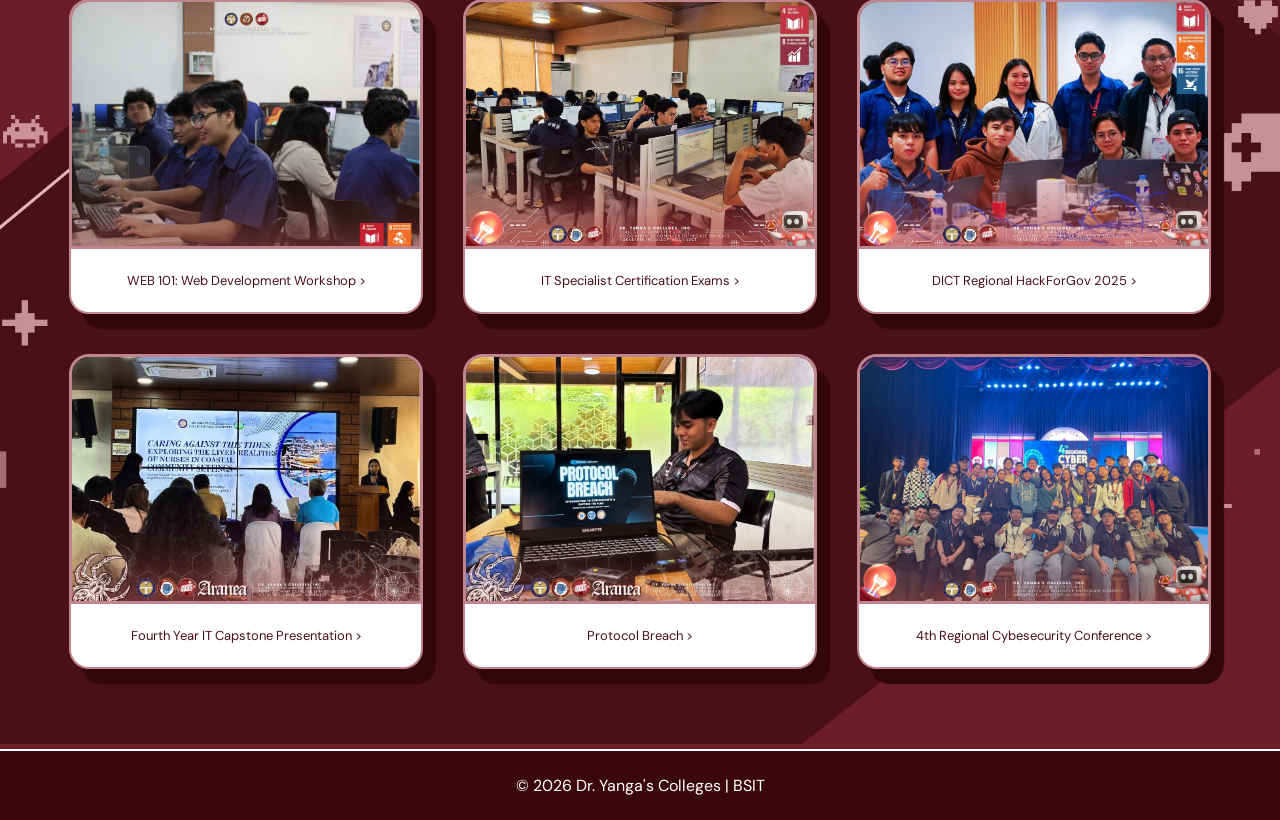
<file: events.html>
<!DOCTYPE html>
<html lang="en">
    <head>
        <title>Events | BSIT</title>
        <meta charset="UTF-8">
        <meta name="viewport" content="width=device-width, initial-scale=1.0">
        <link rel="stylesheet" href="styles.css">
        <link rel="icon" type="image/png" href="images/logo/tech.png">
        <link rel="preconnect" href="https://fonts.googleapis.com">
        <link rel="preconnect" href="https://fonts.gstatic.com" crossorigin>
        <link href="https://fonts.googleapis.com/css2?family=Montserrat:wght@900&family=DM+Sans:wght@400;700&display=swap" rel="stylesheet">
    </head>
    <body>
        <div id="wrapper">
            <header class="content-nav">
                <nav>
                    <input type="checkbox" id="menu-toggle">
                    <label for="menu-toggle" class="hamburger">☰</label>
                    <ul>
                        <li class="landing-page-nav"><a href="index.html"><img src="images/logo/dyci-logo.png" alt="dyci-logo"></a></li>
                        <li><a href="aboutus.html">About Us</a></li>
                        <li><a href="faculty.html">Faculty</a></li>
                        <li><a href="events.html" id="active">Events</a></li>
                        <li><a href="achievements.html">Achievements</a></li>
                        <li><a href="contacts.html">Contacts</a></li>
                    </ul>
                </nav>
            </header>
            <main>
                <article class="events">
                    <section class="events-cover">
                        <div class="events-desc">
                            <h3>Bachelor of Science in Information Technology | Technology and Engineering College for Humanity</h3>
                            <h1>Where learning goes <span class="beyond-span">beyond the classroom</span></h1>
                            <p>Being a BSIT student is more than lectures and laboratory work. Throughout the school year, the Technology
                                and Engineering College for Humanity opens doors for students to learn from industry partners, explore new
                                technologies and connect with fellow IT enthusiasts. From seminars and workshops to partnerships that bring
                                emerging fields like blockchain into the curriculum, every event is a chance for students to sharpen their
                                skills, discover their interests and prepare for their future careers in the digital world.
                            </p>
                        </div>
                        <div class="events-img">
                            <img src="images/events/events-img.jpg" alt="events-img">
                        </div>
                    </section>
                </article>
                <article class="events-upcoming">
                    <section class="events-upcoming-cover">
                        <h1>- Upcoming Events -</h1>
                        <div class="events-upcoming-container">
                            <img src="images/events/upcoming/tech-week.jpg" alt="upcoming-img">
                            <div class="events-upcoming-desc">
                                <h2>TECHNOVATE 2026: EMPOWERING HUMANITY THROUGH INNOVATION</h2>
                                <p>For the first time, students from all programs of the Technology and Engineering College for Humanity
                                    come together for one big celebration of technology. Tech Week is the college's first major event since
                                    TECH was formed, bringing BSIT, BSCS, BSCpE and Mechanical Engineering students under one roof to
                                    compete, collaborate and showcase what they can do. From programming and cybersecurity challenges to
                                    creative tech competitions, it's a week for every DYCIan to test their skills, meet fellow innovators
                                    and prove that together, we are stronger. Learn today, create tomorrow!
                                </p>
                            </div>
                        </div>
                    </section>
                </article>
                <article class="events-previous">
                    <section class="events-previous-cover">
                        <h1>- Previous Events -</h1>
                        <div class="events-previous-container">
                            <a href="https://www.facebook.com/dycianaces/posts/pfbid0M45sYmBx1NFP3sQJXmzmBFkTVj2cMHHjUzYDe7abamRVoJuieeAB4k1Wkwbo3A2sl?rdid=aE7OExlexnWlUbc9#" target="_blank">
                                <div class="web101-container">
                                    <img src="images/events/previous/web101.jpg" alt="web101-img">
                                    <div class="web101-desc">
                                        <p>WEB 101: Web Development Workshop ></p>
                                    </div>
                                </div>
                            </a>
                            <a href="https://www.facebook.com/dycianaces/posts/pfbid02J8opjQT7bnC1Uqi91XNEcuZV7BsbnVG2ipcbmUCSsG3ajCkND9aCB9aRj1yWA5B1l?rdid=P8p3it6EyFDbfSJ1#" target="_blank">
                                <div class="it-spec-container">
                                    <img src="images/events/previous/it-spec.jpg" alt="it-spec-img">
                                    <div class="it-spec-desc">
                                        <p>IT Specialist Certification Exams ></p>
                                    </div>
                                </div>
                            </a>
                            <a href="https://www.facebook.com/dycianaces/posts/pfbid0tPLjR9yk5G29er4QxNipDqPSLYvsRscqTKDWgppCrPgbuZQRRieBLhuz2LfQVYgLl?rdid=tQtp7F0FkrSixysN#" target="_blank">
                                <div class="dict-hackforgov-container">
                                    <img src="images/events/previous/dict-hackforgov.jpg" alt="dict-hackforgov-img">
                                    <div class="dict-hackforgov-desc">
                                        <p>DICT Regional HackForGov 2025 ></p>
                                    </div>
                                </div>
                            </a>
                            <a href="https://www.facebook.com/dycianaces/posts/pfbid02aHW93gp6EEgd2XSzNS9fRDUFd4yRrrDMRKHr4bdcgjCXaCTBmzqpTRPEfD8yL82Hl?rdid=ofY2e8Zrrsqj1MRY#" target="_blank">
                                <div class="fourth-year-capstone-container">
                                    <img src="images/events/previous/fourth-year-capstone.jpg" alt="fourth-year-capstone-img">
                                    <div class="fourth-year-capstone-desc">
                                        <p>Fourth Year IT Capstone Presentation ></p>
                                    </div>
                                </div>
                            </a>
                            <a href="https://www.facebook.com/dycianaces/posts/pfbid0cpigY76T6vu1Cy7bGNuFyijWKgJv22RE2EYTRChEbWtEBuyquFtCTE5m8APbexgHl?rdid=eAeImV2dPidgNJ2a#" target="_blank">
                                <div class="protocol-breach-container">
                                    <img src="images/events/previous/protocol-breach.jpg" alt="protocol-breach-img">
                                    <div class="protocol-breach-desc">
                                        <p>Protocol Breach ></p>
                                    </div>
                                </div>
                            </a>
                            <a href="https://www.facebook.com/dycianaces/posts/pfbid02DnkXDeXGvgK548AK9cgf68mAwhGi4kVvsrAYNZHYM1aYygmASD96DrHr96ycwGV5l?rdid=IYV8Hjmsu5gL46LM#" target="_blank">
                                <div class="fourth-regional-cybersecurity-container">
                                    <img src="images/events/previous/fourth-regional.jpg" alt="fourth-regional-cybersecurity-img">
                                    <div class="fourth-regional-cybersecurity-desc">
                                        <p>4th Regional Cybesecurity Conference ></p>
                                    </div>
                                </div>
                            </a>
                        </div>
                    </section>
                </article>
            </main>
        </div>
    </body>
    <footer class="footer-side">
        <p>&copy; 2026 Dr. Yanga's Colleges | BSIT</p>
    </footer>
</html>
</file>
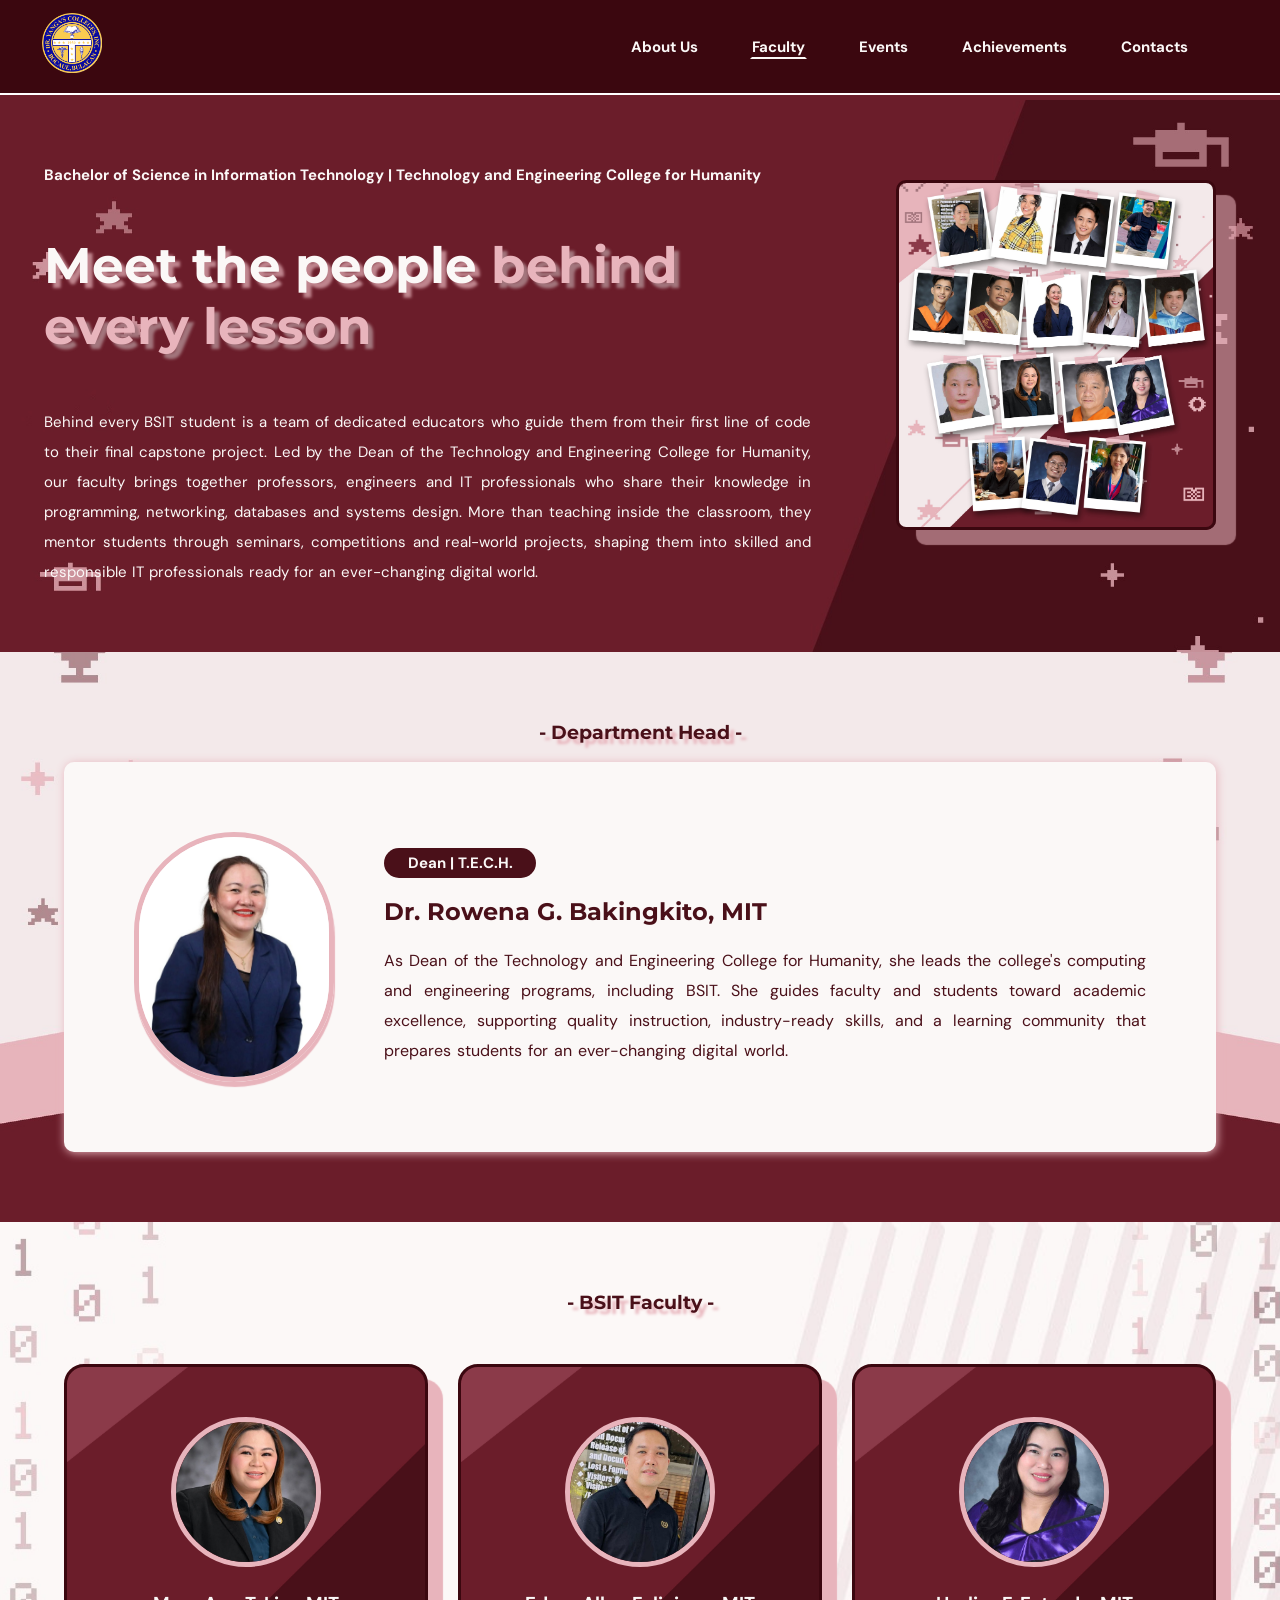
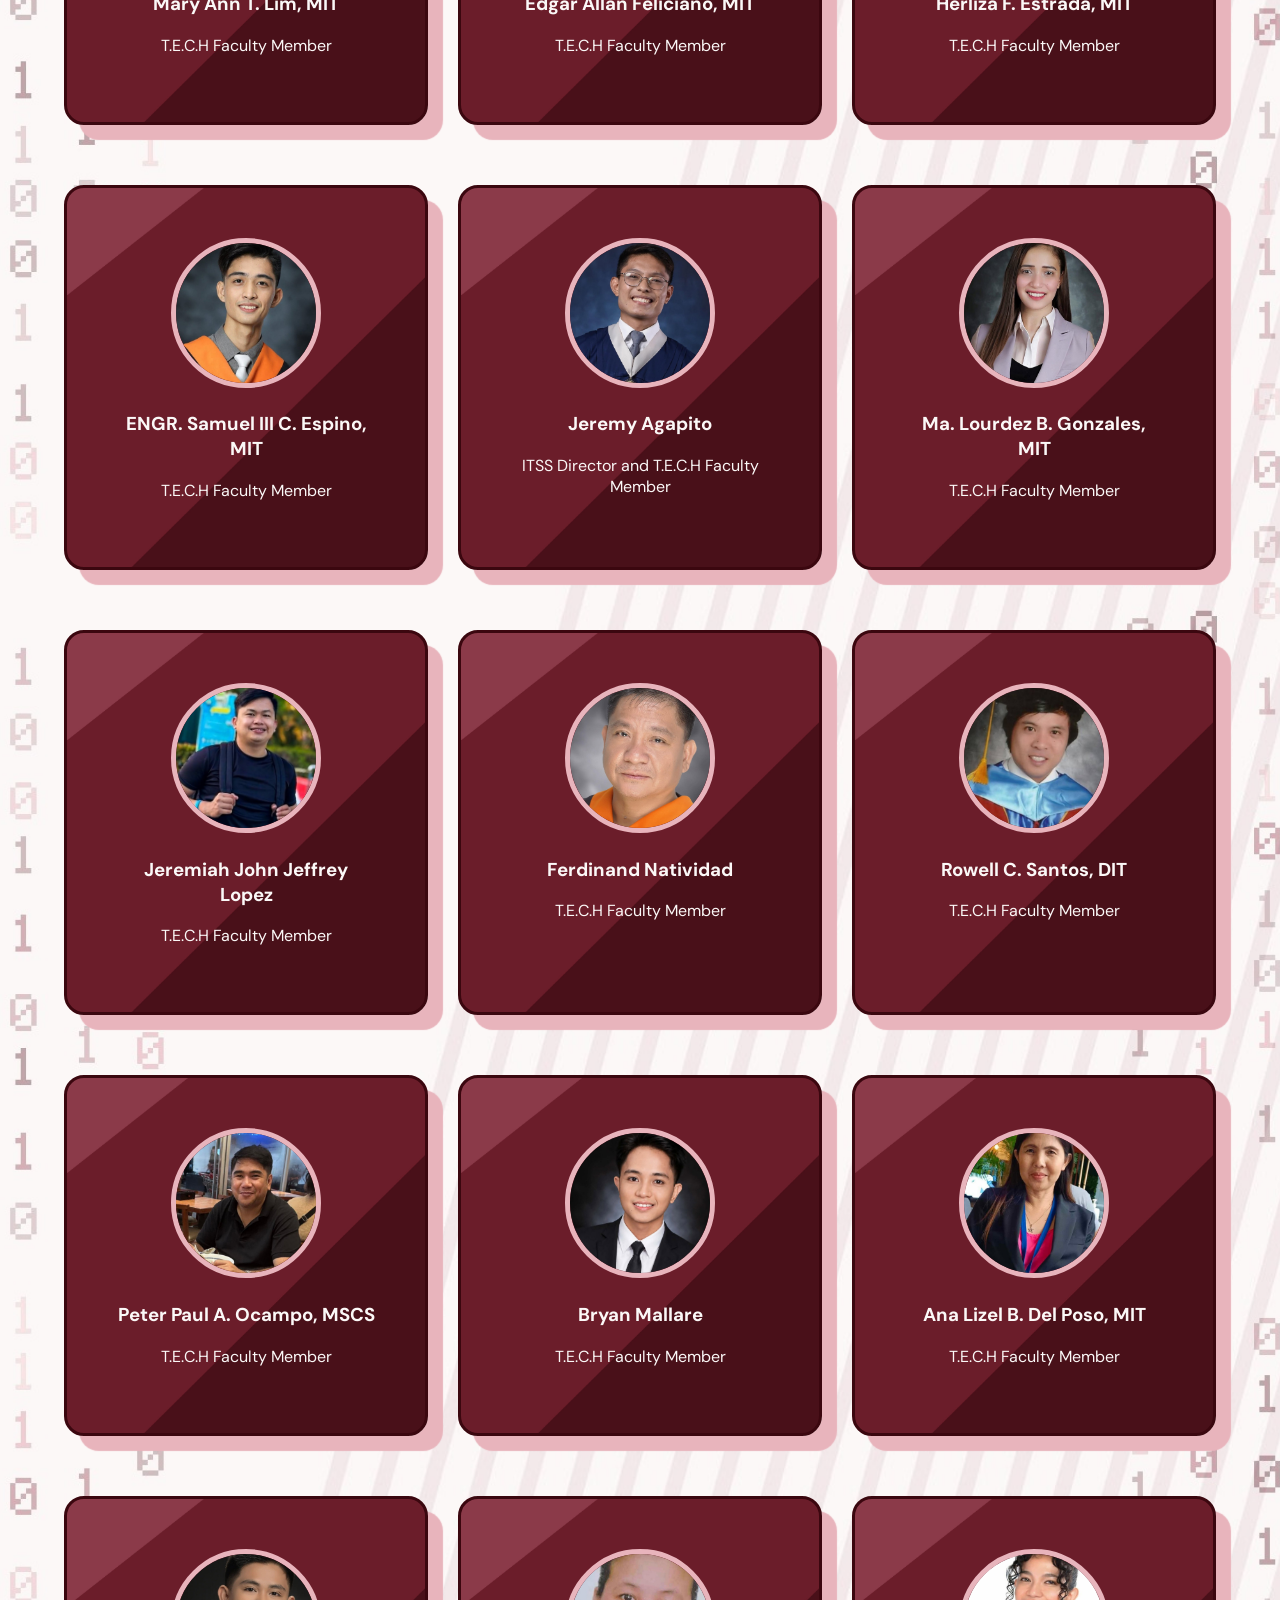
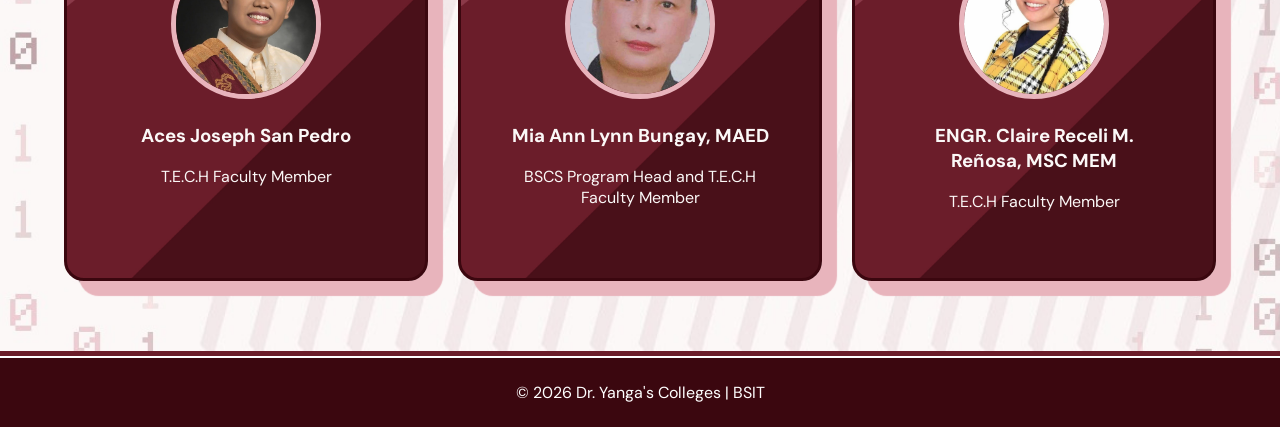
<file: faculty.html>
<!DOCTYPE html>
<html lang="en">
    <head>
        <title>Faculty | BSIT</title>
        <meta charset="UTF-8">
        <meta name="viewport" content="width=device-width, initial-scale=1.0">
        <link rel="stylesheet" href="styles.css">
        <link rel="icon" type="image/png" href="images/logo/tech.png">
        <link rel="preconnect" href="https://fonts.googleapis.com">
        <link rel="preconnect" href="https://fonts.gstatic.com" crossorigin>
        <link href="https://fonts.googleapis.com/css2?family=Montserrat:wght@900&family=DM+Sans:wght@400;700&display=swap" rel="stylesheet">
    </head>
    <body>
        <div id="wrapper">
            <header class="content-nav">
                <nav>
                    <input type="checkbox" id="menu-toggle">
                    <label for="menu-toggle" class="hamburger">☰</label>
                    <ul>
                        <li class="landing-page-nav"><a href="index.html"><img src="images/logo/dyci-logo.png" alt="dyci-logo"></a></li>
                        <li><a href="aboutus.html">About Us</a></li>
                        <li><a href="faculty.html" id="active">Faculty</a></li>
                        <li><a href="events.html">Events</a></li>
                        <li><a href="achievements.html">Achievements</a></li>
                        <li><a href="contacts.html">Contacts</a></li>
                    </ul>
                </nav>
            </header>
            <main>
                <article class="meet-faculty">
                    <section class="meet-faculty-cover">
                        <div class="meet-faculty-desc">
                            <h3>Bachelor of Science in Information Technology | Technology and Engineering College for Humanity</h3>
                            <h1>Meet the people <span class="behind-span">behind every lesson</span></h1>
                            <p>Behind every BSIT student is a team of dedicated educators who guide them from their first line of code to
                                their final capstone project. Led by the Dean of the Technology and Engineering College for Humanity, our
                                faculty brings together professors, engineers and IT professionals who share their knowledge in programming,
                                networking, databases and systems design. More than teaching inside the classroom, they mentor students
                                through seminars, competitions and real-world projects, shaping them into skilled and responsible IT
                                professionals ready for an ever-changing digital world.
                            </p>
                        </div>
                        <div class="meet-faculty-img">
                            <img src="images/faculty/faculty-img.jpg" alt="faculty-img">
                        </div>
                    </section>
                </article>
                <article class="meet-faculty-head">
                    <section class="faculty-head">
                        <h1>- Department Head -</h1>
                        <div class="department-head-container">
                            <img src="images/faculty/profs/dean.jpg" alt="dean-img">
                            <div class="department-head-desc">
                                <h3>Dean | T.E.C.H.</h3>
                                <h2>Dr. Rowena G. Bakingkito, MIT</h2>
                                <p>As Dean of the Technology and Engineering College for Humanity, she leads the college's computing and
                                    engineering programs, including BSIT. She guides faculty and students toward academic excellence,
                                    supporting quality instruction, industry-ready skills, and a learning community that prepares students
                                    for an ever-changing digital world.
                                </p>
                            </div>
                        </div>
                    </section>
                </article>
                <article class="meet-faculty-profs">
                    <section class="faculty-profs">
                        <h1>- BSIT Faculty -</h1>
                        <div class="faculty-container">
                            <div class="first-prof">
                                <img src="images/faculty/profs/mary-ann-lim.jpg" alt="first-img">
                                <h3>Mary Ann T. Lim, MIT</h3>
                                <p>T.E.C.H Faculty Member</p>
                            </div>
                            <div class="second-prof">
                                <img src="images/faculty/profs/edgar-allan-feliciano.jpg" alt="second-img">
                                <h3>Edgar Allan Feliciano, MIT</h3>
                                <p>T.E.C.H Faculty Member</p>
                            </div>
                            <div class="third-prof">
                                <img src="images/faculty/profs/heliza-estrada.jpg" alt="third-img">
                                <h3>Herliza F. Estrada, MIT</h3>
                                <p>T.E.C.H Faculty Member</p>
                            </div>
                            <div class="fourth-prof">
                                <img src="images/faculty/profs/samuel-espino.jpg" alt="fourth-img">
                                <h3>ENGR. Samuel III C. Espino, MIT</h3>
                                <p>T.E.C.H Faculty Member</p>
                            </div>
                            <div class="fifth-prof">
                                <img src="images/faculty/profs/jeremy-agapito.jpg" alt="fifth-img">
                                <h3>Jeremy Agapito</h3>
                                <p>ITSS Director and T.E.C.H Faculty Member</p>
                            </div>
                            <div class="sixth-prof">
                                <img src="images/faculty/profs/ma-lourdes-gonzales.jpg" alt="sixth-img">
                                <h3>Ma. Lourdez B. Gonzales, MIT</h3>
                                <p>T.E.C.H Faculty Member</p>
                            </div>
                            <div class="seventh-prof">
                                <img src="images/faculty/profs/jeremiah-john-jeffrey-lopez.jpg" alt="seventh-img">
                                <h3>Jeremiah John Jeffrey Lopez</h3>
                                <p>T.E.C.H Faculty Member</p>
                            </div>
                            <div class="eight-prof">
                                <img src="images/faculty/profs/ferdinand-natividad.jpg" alt="eight-img">
                                <h3>Ferdinand Natividad</h3>
                                <p>T.E.C.H Faculty Member</p>
                            </div>
                            <div class="nineth-prof">
                                <img src="images/faculty/profs/rowell-santos.jpg" alt="nineth-img">
                                <h3>Rowell C. Santos, DIT</h3>
                                <p>T.E.C.H Faculty Member</p>
                            </div>
                            <div class="tenth-prof">
                                <img src="images/faculty/profs/peter-paul-ocampo.jpg" alt="tenth-img">
                                <h3>Peter Paul A. Ocampo, MSCS</h3>
                                <p>T.E.C.H Faculty Member</p>
                            </div>
                            <div class="eleventh-prof">
                                <img src="images/faculty/profs/bryan-mallare.jpg" alt="eleventh-img">
                                <h3>Bryan Mallare</h3>
                                <p>T.E.C.H Faculty Member</p>
                            </div>
                            <div class="twelveth-prof">
                                <img src="images/faculty/profs/aira-lizel-del-poso.jpg" alt="twelveth-img">
                                <h3>Ana Lizel B. Del Poso, MIT</h3>
                                <p>T.E.C.H Faculty Member</p>
                            </div>
                            <div class="thirtheenth-prof">
                                <img src="images/faculty/profs/aces-joseph-san-pedro.jpg" alt="thirtheenth-img">
                                <h3>Aces Joseph San Pedro</h3>
                                <p>T.E.C.H Faculty Member</p>
                            </div>
                            <div class="fourtheenth-prof">
                                <img src="images/faculty/profs/bscs-program-head.jpg" alt="fourtheenth-img">
                                <h3>Mia Ann Lynn Bungay, MAED</h3>
                                <p>BSCS Program Head and T.E.C.H Faculty Member</p>
                            </div>
                            <div class="fiftheenth-prof">
                                <img src="images/faculty/profs/claire-reciel.jpg" alt="fiftheenth-img">
                                <h3>ENGR. Claire Receli M. Reñosa, MSC MEM</h3>
                                <p>T.E.C.H Faculty Member</p>
                            </div>
                        </div>
                    </section>
                </article>
            </main>
        </div>
    </body>
    <footer class="footer-side">
        <p>&copy; 2026 Dr. Yanga's Colleges | BSIT</p>
    </footer>
</html>
</file>
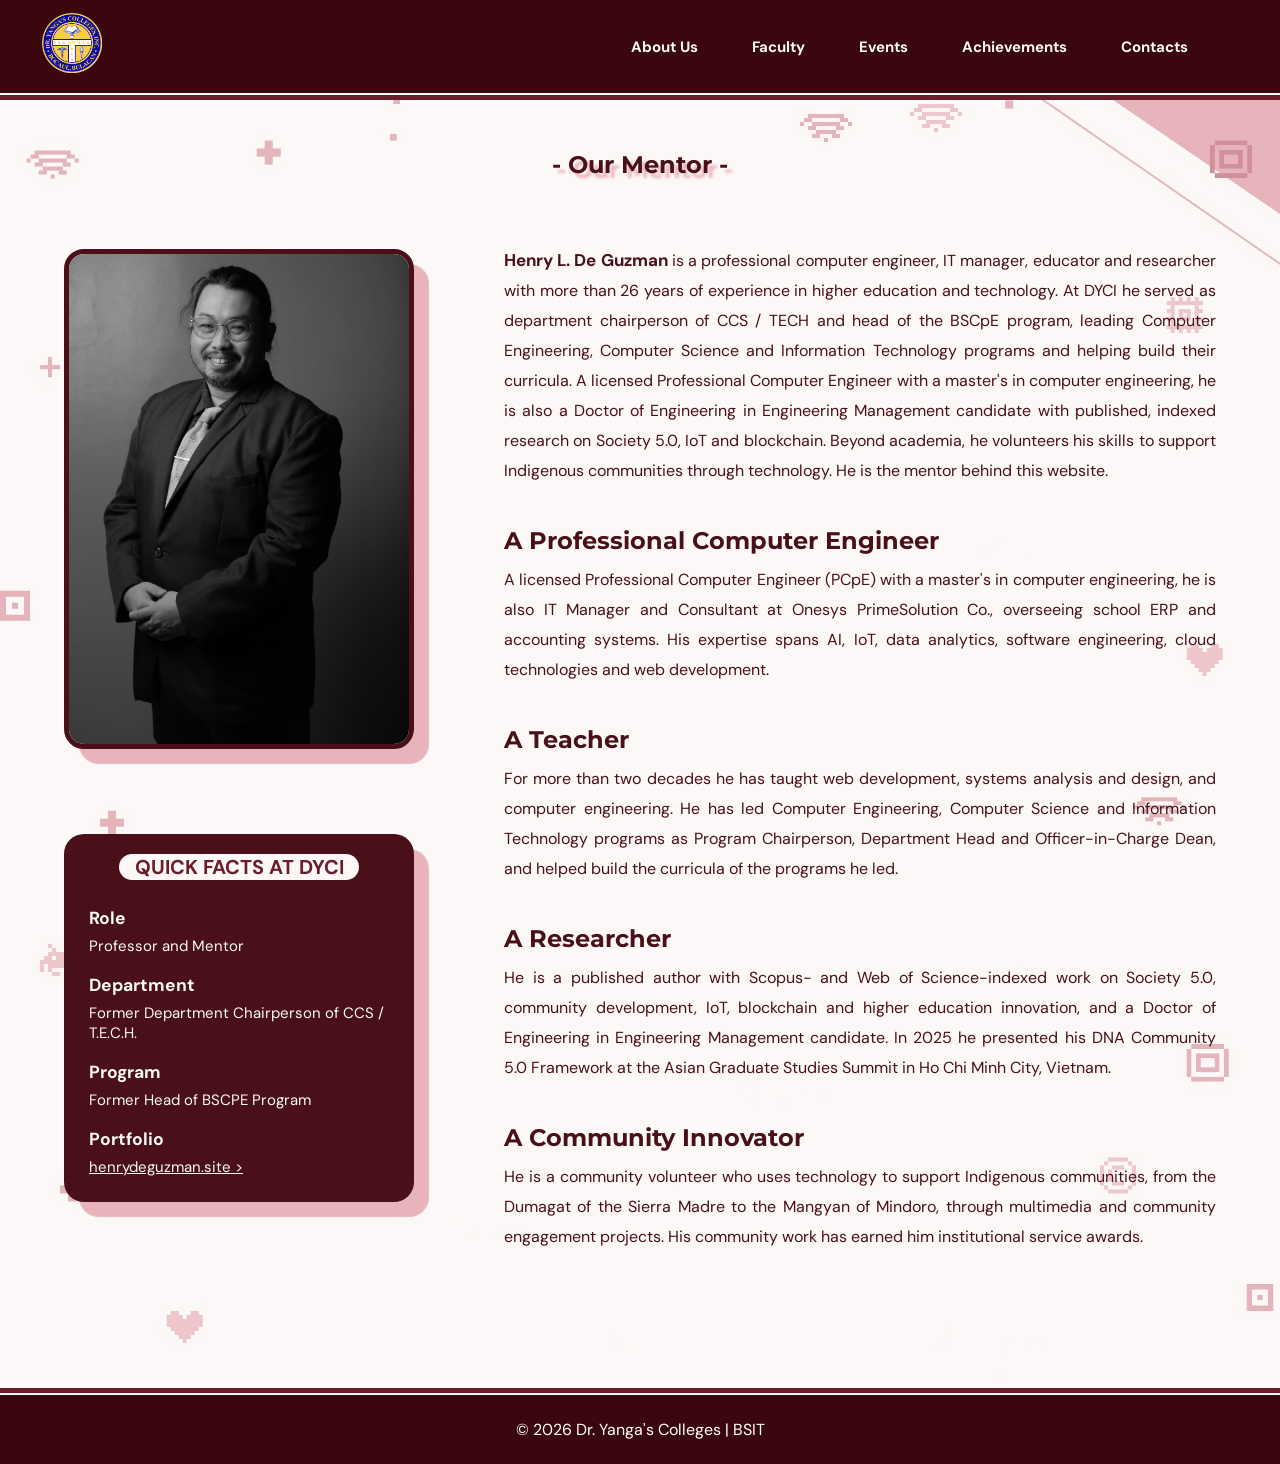
<file: prof.html>
<!DOCTYPE html>
<html lang="en">
    <head>
        <title>DYCI | BSIT</title>
        <meta charset="UTF-8">
        <meta name="viewport" content="width=device-width, initial-scale=1.0">
        <link rel="stylesheet" href="styles.css">
        <link rel="icon" type="image/png" href="images/logo/tech.png">
        <link rel="preconnect" href="https://fonts.googleapis.com">
        <link rel="preconnect" href="https://fonts.gstatic.com" crossorigin>
        <link href="https://fonts.googleapis.com/css2?family=Montserrat:wght@900&family=DM+Sans:wght@400;700&display=swap" rel="stylesheet">
    </head>
    <body>
        <div id="wrapper">
            <header class="content-nav">
                <nav>
                    <input type="checkbox" id="menu-toggle">
                    <label for="menu-toggle" class="hamburger">☰</label>
                    <ul>
                        <li class="landing-page-nav"><a href="index.html"><img src="images/logo/dyci-logo.png" alt="dyci-logo"></a></li>
                        <li><a href="aboutus.html">About Us</a></li>
                        <li><a href="faculty.html">Faculty</a></li>
                        <li><a href="events.html">Events</a></li>
                        <li><a href="achievements.html">Achievements</a></li>
                        <li><a href="contacts.html">Contacts</a></li>
                    </ul>
                </nav>
            </header>
            <main>
                <article class="our-prof-page">
                    <h1>- Our Mentor -</h1>
                    <section class="our-prof-page-container">
                        <div class="henry">
                            <div class="henry-img">
                                <img src="images/prof-henry/prof-henry.jpg" alt="prof-henry-img">
                            </div>
                            <div class="henry-dyci">
                                <h4>QUICK FACTS AT DYCI</h4>
                                <div class="website-role">
                                    <h3>Role</h3>
                                    <p>Professor and Mentor</p>
                                </div>
                                <div class="department">
                                    <h3>Department</h3>
                                    <p>Former Department Chairperson of CCS / T.E.C.H.</p>
                                </div>
                                <div class="program">
                                    <h3>Program</h3>
                                    <p>Former Head of BSCPE Program</p>
                                </div>
                                <div class="portfolio">
                                    <h3>Portfolio</h3>
                                    <a href="https://henrydeguzman.site/" target="_blank">henrydeguzman.site ></a>
                                </div>
                            </div>
                        </div>
                        <div class="henry-desc">
                            <div class="intro">
                                <p>
                                    <span>Henry L. De Guzman</span> is a professional computer engineer, IT manager, educator and researcher with more than 26 years of experience in higher education and technology.
                                    At DYCI he served as department chairperson of CCS / TECH and head of the BSCpE program, leading Computer Engineering, Computer Science and Information Technology programs and helping build their curricula.
                                    A licensed Professional Computer Engineer with a master's in computer engineering, he is also a Doctor of Engineering in Engineering Management candidate with published, indexed research on Society 5.0, IoT
                                    and blockchain. Beyond academia, he volunteers his skills to support Indigenous communities through technology. He is the mentor behind this website.
                                </p>
                            </div>
                            <div class="pcpe">
                                <h2>A Professional Computer Engineer</h2>
                                <p>
                                    A licensed Professional Computer Engineer (PCpE) with a master's in computer engineering, he is also IT Manager and Consultant at Onesys PrimeSolution Co., overseeing school ERP and
                                    accounting systems. His expertise spans AI, IoT, data analytics, software engineering, cloud technologies and web development.
                                </p>
                            </div>
                            <div class="teacher">
                                <h2>A Teacher</h2>
                                <p>
                                    For more than two decades he has taught web development, systems analysis and design, and computer engineering. He has led Computer Engineering, Computer Science and Information Technology programs as Program Chairperson,
                                    Department Head and Officer-in-Charge Dean, and helped build the curricula of the programs he led.
                                </p>
                            </div>
                            <div class="researcher">
                                <h2>A Researcher</h2>
                                <p>
                                    He is a published author with Scopus- and Web of Science-indexed work on Society 5.0, community development, IoT, blockchain and higher education innovation, and a Doctor of Engineering in Engineering Management candidate.
                                    In 2025 he presented his DNA Community 5.0 Framework at the Asian Graduate Studies Summit in Ho Chi Minh City, Vietnam.
                                </p>
                            </div>
                            <div class="community">
                                <h2>A Community Innovator</h2>
                                <p>
                                    He is a community volunteer who uses technology to support Indigenous communities, from the Dumagat of the Sierra Madre to the Mangyan of Mindoro, through multimedia and community engagement projects.
                                    His community work has earned him institutional service awards.
                                </p>
                            </div>
                        </div>
                    </section>
                </article>
            </main>
        </div>
    </body>
    <footer class="footer-side">
        <p>&copy; 2026 Dr. Yanga's Colleges | BSIT</p>
    </footer>
</html>
</file>
<file: styles.css>
* {
    box-sizing: border-box;
}

body {
    background-color: white;
    font-family: "DM Sans", sans-serif;
    margin: 0;
}

.content-nav {
    background-color: #3b070f;
    border-bottom: 2px solid white;
    line-height: 40px;
    position: sticky;
    top: 0;
    z-index: 100;
}

.content-nav nav ul {
    display: flex;
    justify-content: right;
    align-items: center;
    list-style: none;
    margin: 0;
    padding: 5px 40px;
}

.content-nav nav ul li a {
    font-size: 15px;
    text-decoration: none;
    font-weight: bold;
    color: #fbf8f7;
    margin-right: 50px;
    border: 2px solid transparent;
    transition: 0.5s;
}

.content-nav nav ul li a:hover {
    border-bottom-color: #fbf8f7;
}

#active {
    border-bottom: 2px solid #fbf8f7;
}

.landing-page-nav {
    margin-right: auto;
    margin-top: 8px;
}

.landing-page-nav img {
    width: 60px;
    height: 60px;
    object-fit: contain;
}

.content-nav .landing-page-nav a {
    border-bottom: none;
}

.landing-page {
    background-image: url("images/landing/landing-background.jpg");
    background-size: cover;
    background-position: center;
    background-repeat: no-repeat;
    padding-top: 120px;
    padding-bottom: 120px;
    color: #fbf8f7;
    font-family: "DM Sans", sans-serif;
}

.landing-page-cover {
    display: flex;
    width: 1260px;
    max-width: 90%;
    margin: 0 auto;
}

.headers {
    margin-top: -100px;
}

.headers h1 {
    font-family: "Montserrat", sans-serif;
    font-size: 70px;
    line-height: 35px;
    text-shadow: 5px 5px 3px #c0868f;
}

#develop-span {
    color: #e8b4bc;
    text-shadow: 5px 5px 3px #a3767d;
}

.headers p {
    width: 85%;
    text-align: justify;
    line-height: 25px;
    word-spacing: 2px;
    font-family: "DM Sans", sans-serif;
}

.know-us {
    margin-top: 50px;
}

.know-us a {
    display: inline-block;
    background-color: white;
    color: #4a1019;
    text-decoration: none;
    padding: 20px 50px;
    border-radius: 40px;
    font-weight: bold;
    transition: 0.3s ease;
}

.know-us a:hover {
    transform: scale(1.08);
}

.landing-img {
    margin-top: -55px;
    margin-right: 20px;
}

.landing-img img {
    width: 450px;
    height: 280px;
    object-fit: cover;
    border-radius: 10px;
    box-shadow: 20px 15px 1px #e8b4bc91;
}

.landing-page2 {
    background-image: url("images/landing/landing2-background.jpg");
    background-size: cover;
    background-position: center;
    background-repeat: no-repeat;
    padding-top: 100px;
    padding-bottom: 120px;
    border-top: 5px solid #6b1d2a;
    color: #4a1019;
    font-family: "DM Sans", sans-serif;
}

.landing-page2-cover {
    width: 1260px;
    max-width: 90%;
    margin: -50px auto;
}

.landing-aboutus {
    text-align: center;
    width: 60%;
}

.landing-aboutus p {
    margin-right: auto;
    margin-left: auto;
    text-align: justify;
    line-height: 35px;
    word-spacing: 1px;
}

.landing-aboutus h5 {
    text-align: left;
    margin-bottom: -20px;
}

.landing-aboutus h1 {
    font-family: "Montserrat", sans-serif;
    text-shadow: 5px 5px 3px #e8b4bc;
    text-align: left;
}

.landing-aboutus a {
    display: block;
    width: 31%;
    text-decoration: none;
    color: #fbf8f7;
    background-color: #4a1019;
    padding: 20px 20px;
    border-radius: 30px;
    margin-top: 10px;
    text-align: center;
    font-weight: bold;
    transition: 0.3s ease;
}

.landing-aboutus a:hover {
    transform: scale(1.08);
}

.landing-aboutus-img {
    float: right;
    margin-top: 20px;
}

.landing-aboutus-img img {
    width: 350px;
    height: 250px;
    object-fit: cover;
    border-radius: 20px;
    border: 3px solid #4a1019;
    box-shadow: 20px 15px 1px #e8b4bc;
}

.landing-page3 {
    background-image: url("images/landing/landing3-background.jpg");
    background-size: cover;
    background-position: center;
    background-repeat: no-repeat;
    padding-top: 100px;
    padding-bottom: 120px;
    border-top: 5px solid #fbf8f7;
    color: #4a1019;
    font-family: "DM Sans", sans-serif;
}

.landing-page3-cover {
    width: 1260px;
    max-width: 90%;
    margin: -50px auto;
}

.landing-page3-cover h1 {
    font-family: "Montserrat", sans-serif;
    text-align: center;
    background-color: #fbf8f7;
    width: 50%;
    margin-right: auto;
    margin-left: auto;
    border-radius: 20px;
    padding: 10px;
}

.exploremore-container {
    display: grid;
    grid-template-columns: repeat(4, 1fr);
    margin-top: 50px;
    gap: 30px;
}

.exploremore-container a {
    text-decoration: none;
    color:#4a1019;
    transition: 0.3s ease;
}

.exploremore-container a:hover {
    transform: scale(1.08);
}

.explore-faculty-container, .explore-events-container,
.explore-achievements-container, .explore-contacts-container {
    margin: 5px;
}

.explore-faculty-container img, .explore-events-container img,
.explore-achievements-container img, .explore-contacts-container img {
    width: 100%;
    height: 250px;
    object-fit: cover;
    display: block;
    border: 3px solid #c0868f;
    border-top-right-radius: 20px;
    border-top-left-radius: 20px;
    box-shadow: 13px 15px 1px #31060c;
}

.explore-faculty-desc, .explore-events-desc,
.explore-achievements-desc, .explore-contacts-desc {
    text-align: center;
    background-color: white;
    padding: 10px 0;
    border-bottom-right-radius: 20px;
    border-bottom-left-radius: 20px;
    font-size: 13px;
    box-shadow: 13px 15px 1px #31060c;
    border-right: 2px solid #c0868f;
    border-left: 2px solid #c0868f;
    border-bottom: 2px solid #c0868f;
}

.meet-team {
    background-image: url("images/landing/landing4-background.jpg");
    background-size: cover;
    background-position: center;
    background-repeat: no-repeat;
    padding-top: 100px;
    padding-bottom: 120px;
    border-bottom: 5px solid #4a1019;
    color: #fbf8f7;
    font-family: "DM Sans", sans-serif;
}

.meet-mentor {
    width: 1260px;
    max-width: 90%;
    margin: -50px auto;
}

.meet-mentor h1 {
    font-family: "Montserrat", sans-serif;
    text-align: center;
    background-color: #4a1019;
    color: #fbf8f7;
    width: 50%;
    margin-right: auto;
    margin-left: auto;
    border-radius: 20px;
    padding: 10px 30px;
}

.team-mentor-container {
    display: flex;
    background-color: #4a1019;
    padding: 70px 70px;
    border-radius: 10px;
    border: 3px solid #f3e9ea;
    box-shadow: 1px 1px 10px #6b1d2a;
    gap: 50px;
    align-items: center;
    justify-content: center;
    margin-top: 50px;
}

.team-mentor-desc h3 {
    width: 20%;
    background-color: #fbf8f7;
    font-size: 15px;
    color: #4a1019;
    padding: 5px 10px;
    border-radius: 40px;
    text-align: center;
}

.team-mentor-desc h2 {
    font-family: "Montserrat", sans-serif;
}

.team-mentor-desc h4 {
    font-size: 12px;
}

.team-mentor-desc p {
    text-align: justify;
    line-height: 30px;
    word-spacing: 2px;
}

.team-mentor-desc a {
    display: inline-block;
    background-color: #fbf8f7;
    font-size: 15px;
    color: #4a1019;
    padding: 20px 20px;
    border-radius: 40px;
    font-weight: bold;
    margin-top: 20px;
    text-decoration: none;
    transition: 0.3s ease;
}

.team-mentor-desc a:hover {
    transform: scale(1.08);
}

.team-mentor-container img {
    width: 250px;
    height: 320px;
    object-fit: cover;
    border: 5px solid #f3e9ea;
    border-radius: 100px;
    box-shadow: 1px 10px 1px #6b1d2a;
}

.meet-devs {
    width: 1260px;
    max-width: 90%;
    margin: 90px auto 0;
}

.meet-devs h1 {
    font-family: "Montserrat", sans-serif;
    text-align: center;
    color: #4a1019;
    text-shadow: 5px 5px 3px #e8b4bc;
}

.team-developers-container {
    display: grid;
    grid-template-columns: repeat(3, 1fr);
    margin-top: 20px;
    gap: 30px;
}

.first-dev, .second-dev, .third-dev {
    background-color: #4a1019;
    padding: 50px;
    border-radius: 20px;
    text-align: center;
    color: #fbf8f7;
    box-shadow: 1px 1px 10px #6b1d2a;
    margin-top: 30px;
    border: 3px solid #f3e9ea;
    transition: 0.3s ease;
}

.first-dev:hover, .second-dev:hover, .third-dev:hover {
    transform: scale(1.05);
}

.first-dev img, .second-dev img, .third-dev img {
    width: 150px;
    height: 150px;
    object-fit: cover;
    border-radius: 100px;
    border: 5px solid #3b070f;
    box-shadow: 0px 0px 5px #f3e9ea;
}

.about-us {
    background-image: url("images/about-us/about-us-background.jpg");
    background-size: cover;
    background-position: center;
    background-repeat: no-repeat;
    padding-top: 120px;
    padding-bottom: 120px;
    border-top: 5px solid #6b1d2a;
    color: #4a1019;
    font-family: "DM Sans", sans-serif;
}

.about-us-cover {
    display: flex;
    width: 1260px;
    max-width: 90%;
    margin: -70px auto;
}

.about-us-desc {
    margin-left: -20px;
}

.about-us-desc h3 {
    font-size: 15px;
}

.about-us-desc h1 {
    width: 80%;
    font-family: "Montserrat", sans-serif;
    font-size: 50px;
    text-shadow: 5px 5px 3px #e8b4bc;
}

.create-span {
    color: #6b1d2a;
}

.about-us-desc p {
    width: 90%;
    color: #4a1019;
    text-align: justify;
    font-size: 15px;
    line-height: 30px;
    word-spacing: 1px;
}

.about-us-img {
    margin-top: 30px;
}

.about-us-img img {
    width: 320px;
    height: 350px;
    object-fit: cover;
    border-radius: 10px;
    box-shadow: 20px 15px 1px #e8b4bc91;
    border: 3px solid #3b070f;
}

.about-us-history {
    background-image: url("images/about-us/history/background-history.jpg");
    background-size: cover;
    background-position: center;
    background-repeat: no-repeat;
    padding-top: 100px;
    padding-bottom: 120px;
    border-top: 5px solid #6b1d2a;
    color: #4a1019;
    font-family: "DM Sans", sans-serif;
}

.about-us-history-cover {
    width: 1260px;
    max-width: 90%;
    margin: -50px auto;
}

.about-us-history-cover h1 {
    font-family: "Montserrat", sans-serif;
    text-align: center;
    text-shadow: 5px 5px 3px #e8b4bc;
}

.bsit-history-1 {
    text-align: center;
    width: 60%;
}

.bsit-history-1 p {
    margin-right: auto;
    margin-left: auto;
    margin-top: 55px;
    text-align: justify;
    line-height: 35px;
    word-spacing: 1px;
}

.bsit-history-1-img {
    float: right;
    margin-top: 60px;
}

.bsit-history-1-img img {
    width: 350px;
    height: 250px;
    object-fit: cover;
    border-radius: 20px;
    border: 3px solid #4a1019;
    box-shadow: 20px 15px 1px #e8b4bc;
}

.bsit-history-2 {
    text-align: center;
    width: 60%;
    margin-top: 150px;
    margin-left: auto;
}

.bsit-history-2 p {
    margin-right: auto;
    margin-left: auto;
    margin-top: 25px;
    text-align: justify;
    line-height: 35px;
    word-spacing: 1px;
}

.bsit-history-2-img {
    float: left;
    margin-top: 120px;
}

.bsit-history-2-img img {
    width: 350px;
    height: 250px;
    object-fit: cover;
    border-radius: 20px;
    border: 3px solid #4a1019;
    box-shadow: 20px 15px 1px #e8b4bc;
}

.bsit-history-3 {
    text-align: center;
    width: 60%;
    margin-top: 180px;
}

.bsit-history-3 p {
    margin-right: auto;
    margin-left: auto;
    margin-top: 55px;
    text-align: justify;
    line-height: 35px;
    word-spacing: 1px;
}

.bsit-history-3-img {
    float: right;
    margin-top: 140px;
}

.bsit-history-3-img img {
    width: 350px;
    height: 250px;
    object-fit: cover;
    border-radius: 20px;
    border: 3px solid #4a1019;
    box-shadow: 20px 15px 1px #e8b4bc;
}

.about-us-changes {
    background-image: url("images/about-us/changes-department.jpg");
    background-size: cover;
    background-position: center;
    background-repeat: no-repeat;
    padding-top: 100px;
    padding-bottom: 120px;
    border-top: 5px solid #6b1d2a;
    color: #4a1019;
    font-family: "DM Sans", sans-serif;
}

.about-us-changes-cover {
    background-color: #fbf8f7;
    width: 1260px;
    max-width: 90%;
    margin: -50px auto;
    padding: 30px 20px;
    border-radius: 20px;
    box-shadow: 1px 1px 10px #e8b4bc;
}

.about-us-changes-cover h1 {
    font-family: "Montserrat", sans-serif;
    text-align: center;
    text-shadow: 5px 5px 3px #e8b4bc;
}

.department-logos {
    display: flex;
    justify-content: center;
    align-items: center;
    gap: 140px;
    margin-top: 70px;
    text-align: center;
}

.ccs-logo img, .tech-logo img {
    width: 250px;
    height: 250px;
    object-fit: cover;
    border: 5px solid #6b1d2a;
    border-radius: 200px;
}

.ccs-logo p, .tech-logo p {
    width: 30%;
    background-color: #4a1019;
    font-size: 15px;
    color: #fbf8f7;
    padding: 5px 10px;
    border-radius: 40px;
    text-align: center;
    margin-right: auto;
    margin-left: auto;
    font-family: "Montserrat", sans-serif;
}

.arrow-logo {
    margin-top: -50px;
}

.arrow-logo p {
    font-size: 30px;
    background-color: #4a1019;
    color: #fbf8f7;
    border-radius: 100px;
    padding: 30px 35px;
}

.about-us-changes-desc {
    margin-top: 50px;
}

.about-us-changes-desc p {
    width: 90%;
    text-align: justify;
    margin-right: auto;
    margin-left: auto;
    line-height: 35px;
    font-size: 15px;
}

.about-us-laboratories {
    background-image: url("images/about-us/laboratories/background-laboratories.jpg");
    background-size: cover;
    background-position: center;
    background-repeat: no-repeat;
    padding-top: 100px;
    padding-bottom: 120px;
    border-top: 5px solid #fbf8f7;
    color: #4a1019;
    font-family: "DM Sans", sans-serif;
}

.about-us-laboratories-cover {
    width: 1260px;
    max-width: 90%;
    margin: -50px auto;
}

.about-us-laboratories-cover h1 {
    font-family: "Montserrat", sans-serif;
    text-align: center;
    margin-top: -20px;
    text-shadow: 5px 5px 3px #e8b4bc;
}

.laboratories-container {
    display: flex;
    justify-content: center;
    align-items: center;
    margin-top: 50px;
    gap: 30px;
}

.sandbox-container, .raise-lab-container, .nexus-container {
    margin: 5px;
    transition: 0.3s ease;
}

.sandbox-container:hover, .raise-lab-container:hover, .nexus-container:hover {
    transform: scale(1.05);
}

.sandbox-container img, .raise-lab-container img, .nexus-container img {
    width: 100%;
    height: 250px;
    object-fit: cover;
    display: block;
    border: 3px solid #4a1019;
    border-top-right-radius: 20px;
    border-top-left-radius: 20px;
    box-shadow: 10px 15px 1px #e8b4bc;
}

.sandbox-desc, .raise-lab-desc, .nexus-desc {
    text-align: center;
    background-color: white;
    padding: 10px 0;
    border-bottom-right-radius: 20px;
    border-bottom-left-radius: 20px;
    font-size: 13px;
    box-shadow: 10px 15px 1px #e8b4bc;
    border-right: 2px solid #4a1019;
    border-left: 2px solid #4a1019;
    border-bottom: 2px solid #4a1019;
}

.about-us-courses {
    background-image: url("images/about-us/courses/background-courses.jpg");
    background-size: cover;
    background-position: center;
    background-repeat: no-repeat;
    padding-top: 100px;
    padding-bottom: 120px;
    border-top: 5px solid #6b1d2a;
    border-bottom: 5px solid #6b1d2a;
    color: #4a1019;
    font-family: "DM Sans", sans-serif;
}

.about-us-courses-cover {
    width: 1260px;
    max-width: 90%;
    margin: -50px auto;
}

.about-us-courses-cover h1 {
    font-family: "Montserrat", sans-serif;
    text-align: center;
    margin-top: -20px;
    text-shadow: 5px 5px 3px #e8b4bc;
}

.courses-container {
    display: grid;
    grid-template-columns: repeat(3, 1fr);
    margin-top: 50px;
    gap: 30px;
}

.itp-container, .dbm-container,
.web-container, .app-container,
.net-container, .sec-container {
    margin: 5px;
    transition: 0.3s ease;
}

.itp-container:hover, .dbm-container:hover,
.web-container:hover, .app-container:hover,
.net-container:hover, .sec-container:hover {
    transform: scale(1.05);
}

.itp-container img, .dbm-container img,
.web-container img, .app-container img,
.net-container img, .sec-container img {
    width: 100%;
    height: 250px;
    object-fit: cover;
    display: block;
    border: 3px solid #4a1019;
    border-top-right-radius: 20px;
    border-top-left-radius: 20px;
    box-shadow: 10px 15px 1px #e8b4bc;
}

.itp-desc, .dbm-desc,
.web-desc, .app-desc,
.net-desc, .sec-desc {
    text-align: center;
    background-color: white;
    padding: 10px 10px;
    border-bottom-right-radius: 20px;
    border-bottom-left-radius: 20px;
    font-size: 13px;
    box-shadow: 10px 15px 1px #e8b4bc;
    border-right: 2px solid #4a1019;
    border-left: 2px solid #4a1019;
    border-bottom: 2px solid #4a1019;
}

.meet-faculty {
    background-image: url("images/faculty/faculty-background.jpg");
    background-size: cover;
    background-position: center;
    background-repeat: no-repeat;
    padding-top: 120px;
    padding-bottom: 120px;
    border-top: 5px solid #6b1d2a;
    color: #fbf8f7;
    font-family: "DM Sans", sans-serif;
}

.meet-faculty-cover {
    display: flex;
    width: 1260px;
    max-width: 90%;
    margin: -70px auto;
}

.meet-faculty-desc {
    margin-left: -20px;
}

.meet-faculty-desc h3 {
    font-size: 15px;
}

.meet-faculty-desc h1 {
    width: 80%;
    font-family: "Montserrat", sans-serif;
    font-size: 50px;
    text-shadow: 5px 5px 3px #c0868f;
}

.behind-span {
    color: #e8b4bc;
    text-shadow: 5px 5px 3px #a3767d;
}

.meet-faculty-desc p {
    width: 90%;
    text-align: justify;
    font-size: 15px;
    line-height: 30px;
    word-spacing: 1px;
}

.meet-faculty-img {
    margin-top: 30px;
}

.meet-faculty-img img {
    width: 320px;
    height: 350px;
    object-fit: cover;
    border-radius: 10px;
    box-shadow: 20px 15px 1px #e8b4bc91;
    border: 3px solid #3b070f;
}

.meet-faculty-head {
    background-image: url("images/faculty/profs/background-faculty-head.jpg");
    background-size: cover;
    background-position: center;
    background-repeat: no-repeat;
    padding-top: 100px;
    padding-bottom: 120px;
    color: #4a1019;
    font-family: "DM Sans", sans-serif;
}

.faculty-head {
    width: 1260px;
    max-width: 90%;
    margin: -50px auto;
}

.faculty-head h1 {
    font-family: "Montserrat", sans-serif;
    text-align: center;
    text-shadow: 5px 5px 3px #e8b4bc;
}

.department-head-container {
    display: flex;
    background-color: #fbf8f7;
    padding: 70px 70px;
    border-radius: 10px;
    box-shadow: 1px 1px 10px #e8b4bc;
    gap: 50px;
    align-items: center;
    justify-content: center;
}

.department-head-desc h3 {
    width: 20%;
    background-color: #4a1019;
    font-size: 15px;
    color: #fbf8f7;
    padding: 5px 10px;
    border-radius: 40px;
    text-align: center;
}

.department-head-desc h2 {
    font-family: "Montserrat", sans-serif;
}

.department-head-desc p {
    text-align: justify;
    line-height: 30px;
    word-spacing: 2px;
}

.department-head-container img {
    width: 300px;
    height: 250px;
    object-fit: cover;
    border: 5px solid #e8b4bc;
    border-radius: 100px;
    box-shadow: 1px 5px 1px #e8b4bc;
}

.meet-faculty-profs {
    background-image: url("images/faculty/profs/background-profs.jpg");
    background-size: cover;
    background-position: center;
    background-repeat: no-repeat;
    padding-top: 100px;
    padding-bottom: 120px;
    border-bottom: 5px solid #6b1d2a;
    color: #4a1019;
    font-family: "DM Sans", sans-serif;
}

.faculty-profs {
    width: 1260px;
    max-width: 90%;
    margin: -50px auto;
}

.faculty-profs h1 {
    font-family: "Montserrat", sans-serif;
    text-align: center;
    text-shadow: 5px 5px 3px #e8b4bc;
}

.faculty-container {
    display: grid;
    grid-template-columns: repeat(3, 1fr);
    margin-top: 20px;
    gap: 30px;
}

.first-prof, .second-prof,
.third-prof, .fourth-prof,
.fifth-prof, .sixth-prof,
.seventh-prof, .eight-prof,
.nineth-prof, .tenth-prof,
.eleventh-prof, .twelveth-prof,
.thirtheenth-prof, .fourtheenth-prof,
.fiftheenth-prof {
    background-image: url("images/faculty/profs/container-background.jpg");
    background-size: cover;
    background-position: center;
    background-repeat: no-repeat;
    padding: 50px;
    border-radius: 20px;
    text-align: center;
    color: #fbf8f7;
    box-shadow: 15px 15px 1px #e8b4bc;
    margin-top: 30px;
    border: 3px solid #3b070f;
    transition: 0.3s ease;
}

.first-prof:hover, .second-prof:hover,
.third-prof:hover, .fourth-prof:hover,
.fifth-prof:hover, .sixth-prof:hover,
.seventh-prof:hover, .eight-prof:hover,
.nineth-prof:hover, .tenth-prof:hover,
.eleventh-prof:hover, .twelveth-prof:hover,
.thirtheenth-prof:hover, .fourtheenth-prof:hover,
.fiftheenth-prof:hover {
    transform: scale(1.05);
}

.first-prof img, .second-prof img,
.third-prof img, .fourth-prof img,
.fifth-prof img, .sixth-prof img,
.seventh-prof img, .eight-prof img,
.nineth-prof img, .tenth-prof img,
.eleventh-prof img, .twelveth-prof img,
.thirtheenth-prof img, .fourtheenth-prof img,
.fiftheenth-prof img {
    width: 150px;
    height: 150px;
    object-fit: cover;
    border-radius: 100px;
    border: 5px solid #e8b4bc;
}

.events {
    background-image: url("images/events/events-background.jpg");
    background-size: cover;
    background-position: center;
    background-repeat: no-repeat;
    padding-top: 120px;
    padding-bottom: 120px;
    border-top: 5px solid #6b1d2a;
    color: #4a1019;
    font-family: "DM Sans", sans-serif;
}

.events-cover {
    display: flex;
    width: 1260px;
    max-width: 90%;
    margin: -70px auto;
}

.events-desc {
    margin-left: -20px;
}

.events-desc h3 {
    font-size: 15px;
}

.events-desc h1 {
    width: 90%;
    font-family: "Montserrat", sans-serif;
    font-size: 50px;
    text-shadow: 5px 5px 3px #e8b4bc;
}

.beyond-span {
    color: #6b1d2a;
}

.events-desc p {
    width: 90%;
    text-align: justify;
    font-size: 15px;
    line-height: 30px;
    word-spacing: 1px;
}

.events-img {
    margin-top: 30px;
}

.events-img img {
    width: 320px;
    height: 340px;
    object-fit: cover;
    border-radius: 10px;
    box-shadow: 20px 15px 1px #cf9ba3;
    border: 3px solid #3b070f;
}

.events-upcoming {
    background-image: url("images/events/upcoming/upcoming-background.jpg");
    background-size: cover;
    background-position: center;
    background-repeat: no-repeat;
    padding-top: 100px;
    padding-bottom: 120px;
    border-top: 5px solid #6b1d2a;
    color: #4a1019;
    font-family: "DM Sans", sans-serif;
}

.events-upcoming-cover {
    width: 1260px;
    max-width: 90%;
    margin: -50px auto;
}

.events-upcoming-cover h1 {
    font-family: "Montserrat", sans-serif;
    text-align: center;
    text-shadow: 5px 5px 3px #e8b4bc;
}

.events-upcoming-container {
    background-color: #fbf8f7;
    padding: 50px 70px;
    border-radius: 10px;
    box-shadow: 1px 1px 10px #e8b4bc;
    text-align: center;
}

.events-upcoming-desc h2 {
    width: 60%;
    background-color: #4a1019;
    font-size: 15px;
    color: #fbf8f7;
    padding: 5px 10px;
    border-radius: 40px;
    text-align: center;
    margin-right: auto;
    margin-left: auto;
    margin-top: 20px;
    font-family: "Montserrat", sans-serif;
}

.events-upcoming-desc p {
    text-align: justify;
    line-height: 30px;
    word-spacing: 2px;
    margin-top: 40px;
    font-size: 15px;
}

.events-upcoming-container img {
    width: 90%;
    height: 270px;
    object-fit: cover;
    border: 5px solid #6b1d2a;
    border-radius: 20px;
    box-shadow: 1px 5px 1px #e8b4bc;
}

.events-previous {
    background-image: url("images/events/previous/previous-background.jpg");
    background-size: cover;
    background-position: center;
    background-repeat: no-repeat;
    padding-top: 100px;
    padding-bottom: 120px;
    border-top: 5px solid #fbf8f7;
    border-bottom: 5px solid #6b1d2a;
    color: #4a1019;
    font-family: "DM Sans", sans-serif;
}

.events-previous-cover {
    width: 1260px;
    max-width: 90%;
    margin: -50px auto;
}

.events-previous-cover h1 {
    font-family: "Montserrat", sans-serif;
    color: #fbf8f7;
    text-align: center;
    margin-top: -20px;
    text-shadow: 5px 5px 3px #a3767d;
}

.events-previous-container {
    display: grid;
    grid-template-columns: repeat(3, 1fr);
    margin-top: 50px;
    gap: 30px;
}

.events-previous-container a {
    text-decoration: none;
    color:#4a1019;
}

.web101-container, .it-spec-container,
.dict-hackforgov-container, .fourth-year-capstone-container,
.protocol-breach-container, .fourth-regional-cybersecurity-container {
    margin: 5px;
    transition: 0.3s ease;
}

.web101-container:hover, .it-spec-container:hover,
.dict-hackforgov-container:hover, .fourth-year-capstone-container:hover,
.protocol-breach-container:hover, .fourth-regional-cybersecurity-container:hover {
    transform: scale(1.05);
}

.web101-container img, .it-spec-container img,
.dict-hackforgov-container img, .fourth-year-capstone-container img,
.protocol-breach-container img, .fourth-regional-cybersecurity-container img {
    width: 100%;
    height: 250px;
    object-fit: cover;
    display: block;
    border: 3px solid #c0868f;
    border-top-right-radius: 20px;
    border-top-left-radius: 20px;
    box-shadow: 13px 15px 1px #31060c;
}

.web101-desc, .it-spec-desc,
.dict-hackforgov-desc, .fourth-year-capstone-desc,
.protocol-breach-desc, .fourth-regional-cybersecurity-desc {
    text-align: center;
    background-color: white;
    padding: 10px 0;
    border-bottom-right-radius: 20px;
    border-bottom-left-radius: 20px;
    font-size: 13px;
    box-shadow: 13px 15px 1px #31060c;
    border-right: 2px solid #c0868f;
    border-left: 2px solid #c0868f;
    border-bottom: 2px solid #c0868f;
}

.achievements {
    background-image: url("images/achievements/achievements-background.jpg");
    background-size: cover;
    background-position: center;
    background-repeat: no-repeat;
    padding-top: 120px;
    padding-bottom: 120px;
    border-top: 5px solid #6b1d2a;
    color: #fbf8f7;
    font-family: "DM Sans", sans-serif;
}

.achievements-cover {
    display: flex;
    width: 1260px;
    max-width: 90%;
    margin: -70px auto;
}

.achievements-desc {
    margin-left: -20px;
}

.achievements-desc h3 {
    font-size: 15px;
}

.achievements-desc h1 {
    width: 80%;
    font-family: "Montserrat", sans-serif;
    font-size: 50px;
    text-shadow: 5px 5px 3px #c0868f;
}

.name-span {
    color: #e8b4bc;
    text-shadow: 5px 5px 3px #a3767d;
}

.achievements-desc p {
    width: 90%;
    text-align: justify;
    font-size: 15px;
    line-height: 30px;
    word-spacing: 1px;
}

.achievements-img {
    margin-top: 30px;
}

.achievements-img img {
    width: 320px;
    height: 350px;
    object-fit: cover;
    border-radius: 10px;
    box-shadow: 20px 15px 1px #e8b4bc91;
    border: 3px solid #3b070f;
}

.achievements-dyci {
    background-image: url("images/achievements/achievements-dyci-background.jpg");
    background-size: cover;
    background-position: center;
    background-repeat: no-repeat;
    padding-top: 100px;
    padding-bottom: 120px;
    border-top: 5px solid #f3e9ea;
    border-bottom: 5px solid #6b1d2a;
    color: #4a1019;
    font-family: "DM Sans", sans-serif;
}

.achievements-dyci-cover {
    width: 1260px;
    max-width: 90%;
    margin: -50px auto;
}

.achievements-dyci-cover h1 {
    font-family: "Montserrat", sans-serif;
    text-align: center;
    margin-top: -20px;
    text-shadow: 5px 5px 3px #e8b4bc;
}

.achievements-container {
    display: flex;
    justify-content: center;
    align-items: center;
    margin-top: 50px;
    gap: 30px;
}

.achievements-container a {
    text-decoration: none;
    color:#4a1019;
}

.ircite-container, .asean-youth-container, .tesda-national-container {
    margin: 5px;
    transition: 0.3s ease;
}

.ircite-container:hover, .asean-youth-container:hover, .tesda-national-container:hover {
    transform: scale(1.05);
}

.ircite-container img, .asean-youth-container img, .tesda-national-container img {
    width: 100%;
    height: 250px;
    object-fit: cover;
    display: block;
    border: 3px solid #4a1019;
    border-top-right-radius: 20px;
    border-top-left-radius: 20px;
    box-shadow: 10px 15px 1px #e8b4bc;
}

.ircite-desc, .asean-youth-desc, .tesda-national-desc {
    text-align: center;
    background-color: white;
    padding: 10px 10px;
    border-bottom-right-radius: 20px;
    border-bottom-left-radius: 20px;
    font-size: 13px;
    box-shadow: 10px 15px 1px #e8b4bc;
    border-right: 2px solid #4a1019;
    border-left: 2px solid #4a1019;
    border-bottom: 2px solid #4a1019;
}

.contacts {
    background-image: url("images/contacts/contacts-background.jpg");
    background-size: cover;
    background-position: center;
    background-repeat: no-repeat;
    padding-top: 100px;
    padding-bottom: 120px;
    border-bottom: 5px solid #6b1d2a;
    color: #4a1019;
    font-family: "DM Sans", sans-serif;
}

.contacts h1 {
    font-family: "Montserrat", sans-serif;
    text-align: center;
    margin-top: -50px;
    text-shadow: 5px 5px 3px #e8b4bc;
}

.visits h3, .our-form h3 {
    font-family: "Montserrat", sans-serif;
    text-align: center;
    text-shadow: 5px 5px 3px #e8b4bc;
}

.contacts-container {
    display: grid;
    grid-template-columns: 5fr 6fr;
    width: 1260px;
    max-width: 90%;
    margin: 50px auto;
    gap: 70px;
    align-items: start;
}

.address-container, .email-container, .number-container {
    display: flex;
    background-color: #4a1019;
    color: #fbf8f7;
    padding: 20px 20px;
    margin-bottom: 18px;
    border-radius: 20px;
    gap: 30px;
    box-shadow: 10px 8px 1px #e8b4bc;
}

.address-container img, .email-container img, .number-container img {
    width: 50px;
    height: 50px;
    object-fit: cover;
    padding: 5px;
    background-color: #fbf8f7;
    border: 5px solid #a3767d;
    border-radius: 50px;
}

.address-desc h4, .email-desc h4, .number-desc h4 {
    margin: 0;
    font-size: 14px;
    background-color: #fbf8f7;
    color: #4a1019;
    border-radius: 20px;
    text-align: center;
}

.address-desc h4 {
    width: 25%;
}

.address-desc p, .email-desc p, .number-desc p {
    margin: 10px 0 0;
    font-size: 14px;
}

.socials-container {
    display: flex;
    gap: 15px;
    justify-content: center;
    margin-top: 30px;
}

.socials-container a {
    text-decoration: none;
    color: #fbf8f7;
    background-color: #4a1019;
    padding: 20px 15px;
    border-radius: 50px;
    box-shadow: 10px 8px 1px #e8b4bc;
    font-family: "Montserrat", sans-serif;
    font-size: 13px;
    text-shadow: 2px 2px 3px #c0868f;
}

.contact-form {
    padding: 40px;
    background-color: #4a1019;
    color: #fbf8f7;
    border-radius: 20px;
    box-shadow: 15px 15px 1px #e8b4bc;
}

.form-row {
    display: grid;
    grid-template-columns: repeat(2, 1fr);
    gap: 20px;
}

.form-group {
    display: flex;
    flex-direction: column;
    margin-bottom: 20px;
}

.form-group label {
    font-weight: bold;
    font-size: 15px;
    margin-bottom: 8px;
}

.form-group input, .form-group textarea {
    padding: 14px 16px;
    font-size: 15px;
    font-family: "DM Sans", sans-serif;
    color: #4a1019;
    background-color: #fbf8f7;
    border: 3px solid #a3767d;
    border-radius: 12px;
}

.form-group input:focus, .form-group textarea:focus {
    outline: none;
    border-color: #6b1d2a;
}

.contact-form button {
    padding: 16px 36px;
    font-size: 16px;
    font-weight: bold;
    font-family: "DM Sans", sans-serif;
    color: #4a1019;
    background-color: #fbf8f7;
    border: none;
    border-radius: 30px;
    cursor: pointer;
}

.our-prof-page {
    background-image: url("images/prof-henry/prof-background.jpg");
    background-size: cover;
    background-position: center;
    background-repeat: no-repeat;
    padding-top: 100px;
    padding-bottom: 120px;
    border-top: 5px solid #6b1d2a;
    border-bottom: 5px solid #6b1d2a;
    color: #4a1019;
    font-family: "DM Sans", sans-serif;
}

.our-prof-page h1 {
    font-family: "Montserrat", sans-serif;
    text-align: center;
    margin-top: -50px;
    text-shadow: 5px 5px 3px #e8b4bc;
}

.our-prof-page-container {
    display: grid;
    grid-template-columns: 4fr 10fr;
    width: 1260px;
    max-width: 90%;
    margin: 50px auto 0;
    gap: 90px;
    align-items: start;
}

.henry-img {
    margin-top: 20px;
}

.henry-img img {
    width: 350px;
    height: 500px;
    object-fit: cover;
    border-radius: 20px;
    border: 5px solid #4a1019;
    box-shadow: 15px 15px 1px #e8b4bc;
}

.henry-dyci {
    color: #fbf8f7;
    font-size: 15px;
    background-color: #4a1019;
    padding: 25px 25px;
    margin-top: 80px;
    border-radius: 20px;
    box-shadow: 15px 15px 1px #e8b4bc;
}

.henry-dyci h4 {
    width: 80%;
    margin-right: auto;
    margin-left: auto;
    border-radius: 20px;
    margin-top: -5px;
    font-size: 20px;
    background-color: #fbf8f7;
    color: #6b1d2a;
    text-align: center;
}

.henry-dyci p {
    margin-top: -10px;
}

.henry-dyci a {
    display: block;
    margin-top: -10px;
    color: #fbf8f7;
}

.henry-desc span {
    font-weight: bold;
    font-size: 17px;
}

.henry-desc p {
    text-align: justify;
    line-height: 30px;
}

.henry-desc h2 {
    font-family: "Montserrat", sans-serif;
}

.pcpe, .teacher,
.researcher, .community {
    margin-top: 40px;
}

.pcpe p, .teacher p,
.researcher p, .community p {
    margin-top: -10px;
}

.footer-side {
    text-align: center;
    background-color: #3b070f;
    color: white;
    padding: 8px 20px;
    border-top: 2px solid;
}

#menu-toggle, .hamburger {
    display: none;
}

@media (max-width: 1200px) {
    .content-nav nav ul {
        padding: 5px 25px;
    }

    .content-nav nav ul li a {
        margin-right: 30px;
    }

    .landing-page, .landing-page2, .landing-page3,
    .about-us, .about-us-history, .about-us-changes,
    .about-us-laboratories, .about-us-courses,
    .meet-faculty, .meet-faculty-head, .meet-faculty-profs,
    .events, .events-upcoming, .events-previous,
    .achievements, .achievements-dyci, .contacts,
    .meet-team, .our-prof-page {
        padding-top: 60px;
        padding-bottom: 80px;
    }

    .landing-page-cover, .landing-page2-cover, .landing-page3-cover,
    .about-us-cover, .about-us-history-cover, .about-us-changes-cover,
    .about-us-laboratories-cover, .about-us-courses-cover,
    .meet-faculty-cover, .faculty-head, .faculty-profs,
    .events-cover, .events-upcoming-cover, .events-previous-cover,
    .achievements-cover, .achievements-dyci-cover, .meet-mentor {
        margin: 0 auto;
    }

    .landing-page-cover, .about-us-cover, .meet-faculty-cover,
    .events-cover, .achievements-cover {
        flex-direction: column;
        align-items: center;
        gap: 40px;
        text-align: center;
    }

    .headers {
        margin-top: 0;
    }

    .headers h1 {
        font-size: 56px;
        line-height: 28px;
    }

    .headers p {
        width: 90%;
        margin-left: auto;
        margin-right: auto;
    }

    .landing-img {
        margin: 30px;
    }

    .landing-img img {
        width: 100%;
        max-width: 450px;
        height: 250px;
    }

    .about-us-desc, .meet-faculty-desc,
    .events-desc, .achievements-desc {
        margin-left: 0;
    }

    .about-us-desc h1, .meet-faculty-desc h1,
    .events-desc h1, .achievements-desc h1 {
        width: 100%;
        font-size: 44px;
    }

    .events-desc h3 {
        color: #cf9ba3;
    }

    .about-us-desc p, .meet-faculty-desc p,
    .events-desc p, .achievements-desc p {
        width: 90%;
        margin-left: auto;
        margin-right: auto;
    }

    .about-us-img, .meet-faculty-img,
    .events-img, .achievements-img {
        margin-top: 0;
    }

    .landing-aboutus-img {
        float: none;
        margin: 0 0 40px;
        text-align: center;
    }

    .landing-aboutus-img img {
        width: 100%;
        max-width: 350px;
        height: auto;
    }

    .landing-aboutus {
        width: 100%;
    }

    .landing-aboutus h5, .landing-aboutus h1 {
        text-align: center;
    }

    .landing-aboutus a {
        width: fit-content;
        margin: 10px auto 0;
        text-align: center;
    }

    .landing-page3-cover h1 {
        width: 80%;
    }

    .exploremore-container, .courses-container,
    .events-previous-container, .faculty-container,
    .team-developers-container {
        grid-template-columns: repeat(2, 1fr);
    }

    .bsit-history-1, .bsit-history-2, .bsit-history-3 {
        width: 100%;
        margin: 0 auto;
    }

    .bsit-history-1 p, .bsit-history-2 p, .bsit-history-3 p {
        margin-top: 20px;
        line-height: 32px;
    }

    .bsit-history-1-img, .bsit-history-2-img, .bsit-history-3-img {
        float: none;
        margin: 50px auto 0;
        text-align: center;
    }

    .bsit-history-1-img img, .bsit-history-2-img img, .bsit-history-3-img img {
        width: 100%;
        max-width: 350px;
        height: auto;
    }

    .department-logos {
        gap: 60px;
    }

    .ccs-logo p, .tech-logo p {
        width: 40%;
    }

    .department-head-container {
        padding: 50px 40px;
        gap: 30px;
    }

    .department-head-desc h3 {
        width: fit-content;
        padding: 5px 20px;
    }

    .events-upcoming-container {
        padding: 40px;
    }

    .events-upcoming-desc h2 {
        width: 80%;
    }

    .contacts h1, .our-prof-page h1 {
        margin-top: 0;
    }

    .contacts-container {
        grid-template-columns: 1fr;
        gap: 40px;
    }

    .meet-devs {
        margin: 60px auto 0;
    }

    .meet-mentor h1 {
        width: 80%;
    }

    .team-mentor-container {
        padding: 50px 40px;
        gap: 30px;
    }

    .team-mentor-desc h3 {
        width: fit-content;
        padding: 5px 20px;
    }

    .our-prof-page-container {
        grid-template-columns: 1fr;
        gap: 40px;
    }

    .henry-img {
        text-align: center;
    }

    .henry-img img {
        width: 100%;
        max-width: 350px;
    }

    .henry-dyci {
        width: 100%;
        max-width: 400px;
        margin: 50px auto 0;
    }
}

@media (max-width: 767px) {
    .hamburger {
        display: block;
        width: fit-content;
        margin-left: auto;
        font-size: 30px;
        color: white;
        cursor: pointer;
        padding: 10px 20px;
    }

    .content-nav nav ul {
        display: none;
        flex-direction: column;
        justify-content: center;
        align-items: center;
        gap: 15px;
        padding: 10px;
        margin: 0;
    }

    .content-nav nav ul li a {
        margin: 0;
        font-size: 18px;
    }

    .landing-page-nav {
        margin: 0;
    }

    #menu-toggle:checked ~ ul {
        display: flex;
    }

    .landing-page, .landing-page2, .landing-page3,
    .about-us, .about-us-history, .about-us-changes,
    .about-us-laboratories, .about-us-courses,
    .meet-faculty, .meet-faculty-head, .meet-faculty-profs,
    .events, .events-upcoming, .events-previous,
    .achievements, .achievements-dyci, .contacts {
        padding-top: 40px;
        padding-bottom: 60px;
    }

    .landing-page-cover, .about-us-cover, .meet-faculty-cover,
    .events-cover, .achievements-cover {
        gap: 30px;
    }

    .headers h1 {
        font-size: 40px;
        line-height: 20px;
    }

    .headers p {
        width: 100%;
        font-size: 14px;
        line-height: 24px;
    }

    .know-us {
        margin-top: 30px;
    }

    .know-us a {
        padding: 16px 36px;
    }

    .about-us-desc h1, .meet-faculty-desc h1,
    .events-desc h1, .achievements-desc h1 {
        font-size: 32px;
    }

    .about-us-desc h3, .meet-faculty-desc h3,
    .events-desc h3, .achievements-desc h3 {
        font-size: 13px;
    }

    .events-desc h3 {
        color: #cf9ba3;
    }

    .about-us-desc p, .meet-faculty-desc p,
    .events-desc p, .achievements-desc p {
        width: 100%;
        font-size: 14px;
        line-height: 26px;
    }

    .about-us-img img, .meet-faculty-img img, .achievements-img img {
        width: 260px;
        height: 290px;
        max-width: 100%;
    }

    .events-img img {
        width: 260px;
        height: 280px;
        max-width: 100%;
    }

    .landing-aboutus h1, .landing-page3-cover h1,
    .about-us-history-cover h1, .about-us-changes-cover h1,
    .about-us-laboratories-cover h1, .about-us-courses-cover h1,
    .faculty-head h1, .faculty-profs h1,
    .events-upcoming-cover h1, .events-previous-cover h1,
    .achievements-dyci-cover h1, .contacts h1,
    .meet-mentor h1, .meet-devs h1,
    .our-prof-page h1 {
        font-size: 26px;
    }

    .landing-aboutus p, .bsit-history-1 p,
    .bsit-history-2 p, .bsit-history-3 p,
    .about-us-changes-desc p {
        font-size: 14px;
        line-height: 28px;
    }

    .landing-page3-cover h1 {
        width: 100%;
    }

    .exploremore-container, .courses-container,
    .events-previous-container, .faculty-container,
    .team-developers-container {
        grid-template-columns: 1fr;
        gap: 25px;
    }

    .bsit-history-1-img, .bsit-history-2-img, .bsit-history-3-img {
        margin-top: 35px;
    }

    .about-us-changes-cover {
        padding: 25px 15px;
    }

    .department-logos {
        flex-direction: column;
        gap: 30px;
        margin-top: 40px;
    }

    .ccs-logo img, .tech-logo img {
        width: 200px;
        height: 200px;
    }

    .ccs-logo p, .tech-logo p {
        width: 50%;
    }

    .arrow-logo {
        margin-top: 0;
    }

    .about-us-changes-desc {
        margin-top: 30px;
    }

    .about-us-changes-desc p {
        width: 100%;
    }

    .laboratories-container {
        flex-direction: column;
        gap: 25px;
    }

    .sandbox-container, .raise-lab-container, .nexus-container {
        width: 100%;
        max-width: 400px;
    }

    .first-prof, .second-prof,
    .third-prof, .fourth-prof,
    .fifth-prof, .sixth-prof,
    .seventh-prof, .eight-prof,
    .nineth-prof, .tenth-prof,
    .eleventh-prof, .twelveth-prof,
    .thirtheenth-prof, .fourtheenth-prof,
    .fiftheenth-prof {
        padding: 30px 20px;
        box-shadow: 8px 8px 1px #e8b4bc;
        margin-top: 10px;
    }

    .department-head-container {
        flex-direction: column;
        padding: 30px 20px;
        gap: 25px;
        text-align: center;
    }

    .department-head-container img {
        width: 100%;
        max-width: 300px;
        height: 250px;
    }

    .department-head-desc h3 {
        margin-left: auto;
        margin-right: auto;
    }

    .department-head-desc p {
        line-height: 28px;
        font-size: 14px;
        word-spacing: 1px;
    }

    .events-upcoming-container {
        padding: 25px 20px;
    }

    .events-upcoming-container img {
        width: 100%;
        height: 200px;
    }

    .events-upcoming-desc h2 {
        width: 100%;
        padding: 8px 15px;
    }

    .events-upcoming-desc p {
        margin-top: 25px;
        font-size: 14px;
        line-height: 28px;
        word-spacing: 1px;
    }

    .achievements-container {
        flex-direction: column;
        gap: 25px;
    }

    .ircite-container, .asean-youth-container, .tesda-national-container {
        width: 100%;
        max-width: 400px;
    }

    .contacts-container {
        gap: 30px;
    }

    .address-container, .email-container, .number-container {
        padding: 15px;
        gap: 15px;
    }

    .address-desc h4, .email-desc h4, .number-desc h4 {
        width: fit-content;
        padding: 0 15px;
    }

    .socials-container {
        flex-direction: column;
        align-items: center;
        gap: 15px;
    }

    .contact-form {
        padding: 20px;
        box-shadow: 8px 8px 1px #e8b4bc;
    }

    .form-row {
        grid-template-columns: 1fr;
        gap: 0;
    }

    .contact-form button {
        width: 100%;
    }

    .meet-devs {
        margin-top: 40px;
    }

    .meet-mentor h1 {
        width: 100%;
        padding: 10px 15px;
    }

    .team-mentor-container {
        flex-direction: column;
        padding: 30px 20px;
        gap: 25px;
        margin-top: 30px;
        text-align: center;
    }

    .team-mentor-container img {
        width: 100%;
        max-width: 250px;
    }

    .team-mentor-desc h3 {
        margin-left: auto;
        margin-right: auto;
    }

    .team-mentor-desc h2 {
        font-size: 20px;
    }

    .team-mentor-desc p {
        line-height: 28px;
        font-size: 14px;
        word-spacing: 1px;
    }

    .first-dev, .second-dev, .third-dev {
        padding: 30px 20px;
        margin-top: 10px;
    }

    .our-prof-page-container {
        gap: 30px;
    }

    .henry-img img {
        max-width: 260px;
        height: 370px;
    }

    .henry-dyci {
        margin: 40px auto 0;
        padding: 20px 15px;
    }

    .henry-dyci h4 {
        width: fit-content;
        padding: 0 15px;
        font-size: 16px;
    }

    .henry-desc span {
        font-size: 15px;
    }

    .henry-desc h2 {
        font-size: 20px;
    }

    .henry-desc p {
        font-size: 14px;
        line-height: 28px;
    }

    .pcpe, .teacher, .researcher, .community {
        margin-top: 30px;
    }
}
</file>
